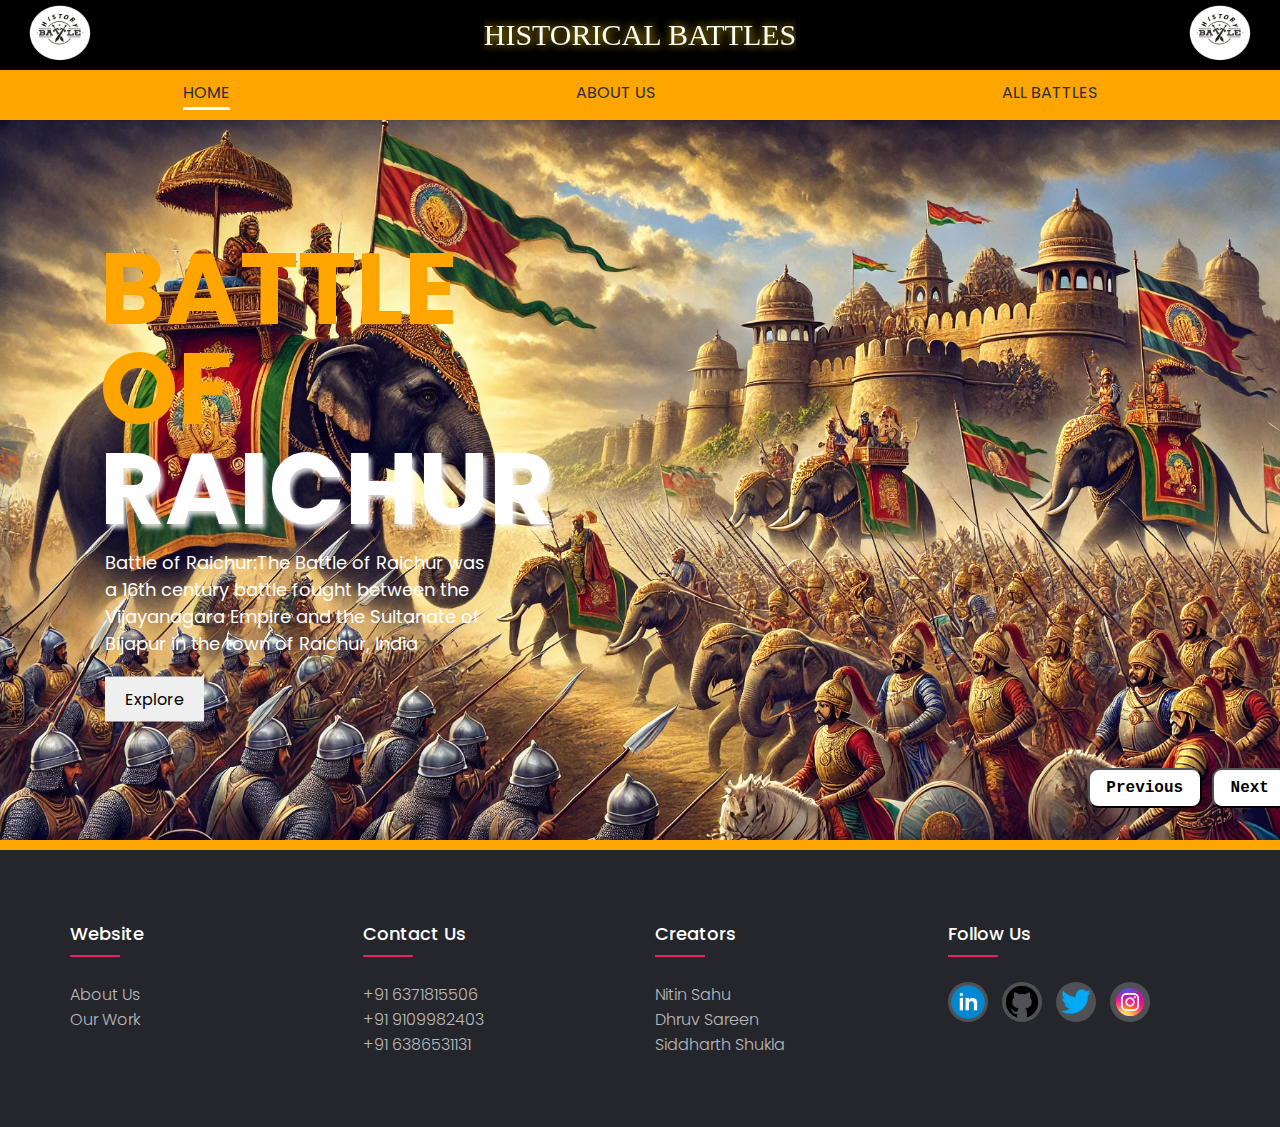
<file: index.html>
<!DOCTYPE html>
<html lang="en">
<head>
    <meta charset="UTF-8">
    <meta name="viewport" content="width=device-width, initial-scale=1.0">
    <title>History Battle</title>

    <link rel="stylesheet" href="home.css">

</head>
<body>
    <section class="line">
        <div class="logo"><img class="logobar" src="image-6.png" alt="" style="height: 100px; width: 100px;"></div>
        <main>HISTORICAL BATTLES</main>
        <div class="logo"><img class="logobar" src="image-6.png" alt="" style="height: 100px; width: 100px;"></div>
    </section>
    
    <header>

        <nav>
            <a href="#" class="active">HOME</a>
            <a href="AboutUs.html">ABOUT US</a>
            <a href="list.html">ALL BATTLES</a>
               
             
        </nav>

    </header>
    


    <div class="main">

        <div class="list">

            <div class="item" style="background-image: url(battle1.0webp.webp);">
                <div class="content">
                    <div class="title">BATTLE OF</div>
                    <div class="hed">PRATAPGARH</div>
                    <div class="para">Battle of Pratapgarh: The Battle of Pratapgarh was a military conflict that took place on November 10, 1659, between the Maratha forces and the Adilshahi troops</div>
                    <div class="btn">
                    <a href="d1.html"><button>Explore</button></a>
                       
                    </div>
                </div>
            </div>

            <div class="item" style="background-image: url(battle2.0webp.webp);">
                
                <div class="content">
                    <div class="title">BATTLE OF</div>
                    <div class="hed">RAICHUR</div>
                    <div class="para">Battle of Raichur:The Battle of Raichur was a 16th century battle fought between the Vijayanagara Empire and the Sultanate of Bijapur in the town of Raichur, India</div>
                    <div class="btn">
                        <a href="d2.html"><button>Explore</button></a>
                        
                    </div>
                </div>

            </div>

            <div class="item" style="background-image: url(battle3.0.webp);">
                <div class="content">
                    <div class="title">BATTLE OF</div>
                    <div class="hed">SARAIGHAT</div>
                    <div class="para">Battle of Saraighat: The Battle of Saraighat was a naval battle fought in 1671 between the Ahom Kingdom and the Mughal Empire.</div>
                    <div class="btn">
                        <a href="first.html"><button>Explore</button></a>
                    </div>
                </div>
            </div>

            <div class="item" style="background-image: url(kasrahada.jpg);">
                
                <div class="content">
                    <div class="title">BATTLE OF</div>
                    <div class="hed">KASAHRADA</div>
                    <div class="para">The Battle of Kasahrada (1197) was fought on 4 February 1197 between the Ghurid forces led by their slave-lieutenant Qutubuddin Aibak and the Rajput forces led by Chaulakya ruler Bhima II. It was fought in the present-day state of Rajasthan at Kasahrada, which is at foot of Mount Abu in the southern Aravali hills.</div>
                    <div class="btn">
                    <a href="second.html"><button>Explore</button></a>
                    </div>
                </div>

            </div>

            <div class="item" style="background-image: url(rajput2.webp);">
                
                <div class="content">
                    <div class="title">BATTLE OF</div>
                    <div class="hed" id="hed">Rajput Mugal War(1679-1707)</div>
                    <div class="para">Battle of Mughal-Rajput:The Mughal-Rajput wars were a series of battles between the Rajput Confederacy and the Mughal Empire. The conflicts originated with the invasion of northwestern India by the Mughal ruler Babur, to which the head of the Rajput confederacy, Rana Sanga, offered staunch resistance.The conflicts went on  sinnce 1526 for over 200 years, with the Mughals having the upper hand until the death of Aurangzeb in 1707.</div>
                    <div class="btn">
                    <a href="third.html"><button>Explore</button></a>
                    </div>
                </div>
            </div>
        </div>
        <div class="btun">
            <button style="width: 300px;" class="prev">Previous</button>
            <button class="next" style="width: 200px;">Next</button>
        </div>
        
    </div>
    <div class="br"></div>
    <footer class="footer">
        <div class="container">
            <div class="row">
                <div class="footer-col">
                    <h4>Website</h4>
                    <ul>
                        <li><a href="AboutUs.html">About us</a></li>
                        <li><a href="https://github.com/GitSid-glitch/Historical_Battles">our work</a></li>
                        
                    </ul>
                </div>
                <div class="footer-col">
                    <h4>Contact Us</h4>
                    <ul>
                        <li><a href="#">+91 6371815506</a></li>
                        <li><a href="#">+91 9109982403</a></li>
                        <li><a href="#">+91 6386531131</a></li>
                    </ul>
                </div>
                <div class="footer-col">
                    <h4>Creators</h4>
                    <ul>
                        <li><a href="#">Nitin sahu</a></li>
                        <li><a href="#">Dhruv sareen</a></li>
                        <li><a href="#">Siddharth shukla</a></li>
                        
                    </ul>
                </div>
                <div class="footer-col">
                    <h4>Follow us</h4>
                    <div class="social-links">
                        <a href="#"><img style="height: 40px; width: 40px;" src="icons8-linkedin-circled-48.png" alt=""></a>
                        <a href="https://github.com/GitSid-glitch/Historical_Battles"><img style="height: 40px; width: 40px; "  src="icons8-github-64.png" alt=""></a>
                        <a href="#"><img style="height: 40px; width: 40px;"  src="icons8-twitter-48.png" alt=""></a>
                        <a href="https://www.instagram.com/history_battle3/"><img style="height: 40px; width: 40px;"  src="icon4.png" alt=""></a>
                    </div>
                </div>
            </div>
        </div>
   </footer>
    
    <script src="home.js"></script>
</body>
</html>
</file>
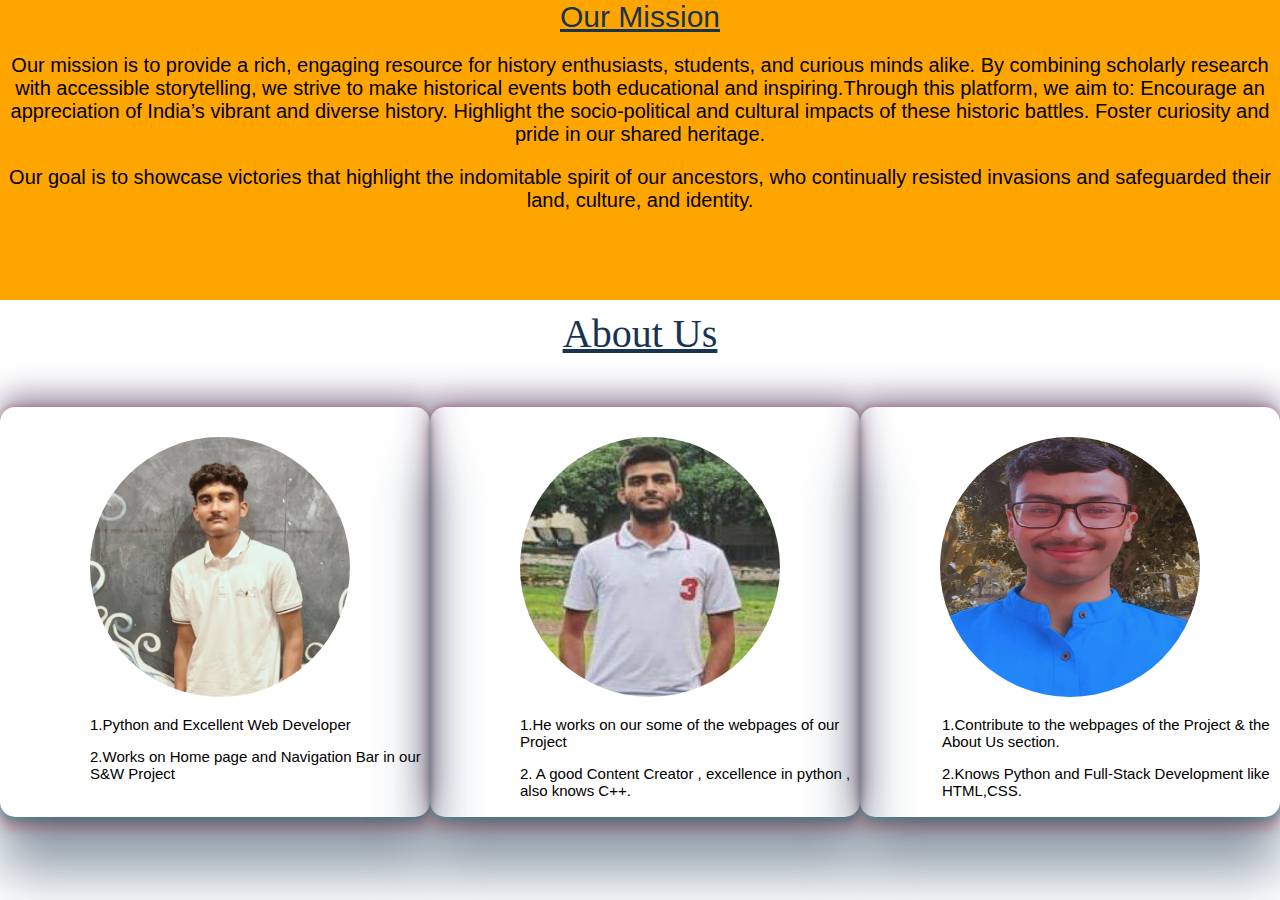
<file: AboutUs.html>
<!DOCTYPE html>
<html lang="en">
<head>
    <meta charset="UTF-8">
    <meta name="viewport" content="width=device-width, initial-scale=1.0">
    <title>About Us</title>
    <link rel="stylesheet" href="About.css">
</head>
<body>
    <div class="container">
        <div class="header">
            <h>Our Mission</h>
            <p>Our mission is to provide a rich, engaging resource for history enthusiasts, students, and curious minds alike. By combining scholarly research with accessible storytelling, we strive to make historical events both educational and inspiring.Through this platform, we aim to:
                Encourage an appreciation of India’s vibrant and diverse history.
                Highlight the socio-political and cultural impacts of these historic battles.
                Foster curiosity and pride in our shared heritage.</p>
            <p>Our goal is to showcase victories that highlight the indomitable spirit of our ancestors, who continually resisted invasions and safeguarded their land, culture, and identity.</p>
        </div>
        <div id="header2">
            <h >About Us</h>
        </div>

        <div class="i">
            <div class="desc1">
                <img class="nitin" src="Nitin.jpeg">
                <p>1.Python and Excellent Web Developer</p>
                <p>2.Works on Home page and Navigation Bar in our S&W Project</p>
                
            </div>


            <div class="desc2">
                <img class="siddharth" src="Siddharth.jpeg">
                <p>1.He works on our some of the webpages of our Project</p>
                <p>2. A good Content Creator , excellence in python , also knows C++.</p>
            </div>


            <div class="desc3">
                <img class="Dhruv" src="Dhruv.jpeg">
                <p>1.Contribute to the webpages of the Project & the About Us section.</p>
                <p>2.Knows Python and Full-Stack Development like HTML,CSS.</p>
            </div>
        </div>
    </div>
    
</body>
</html>
</file>
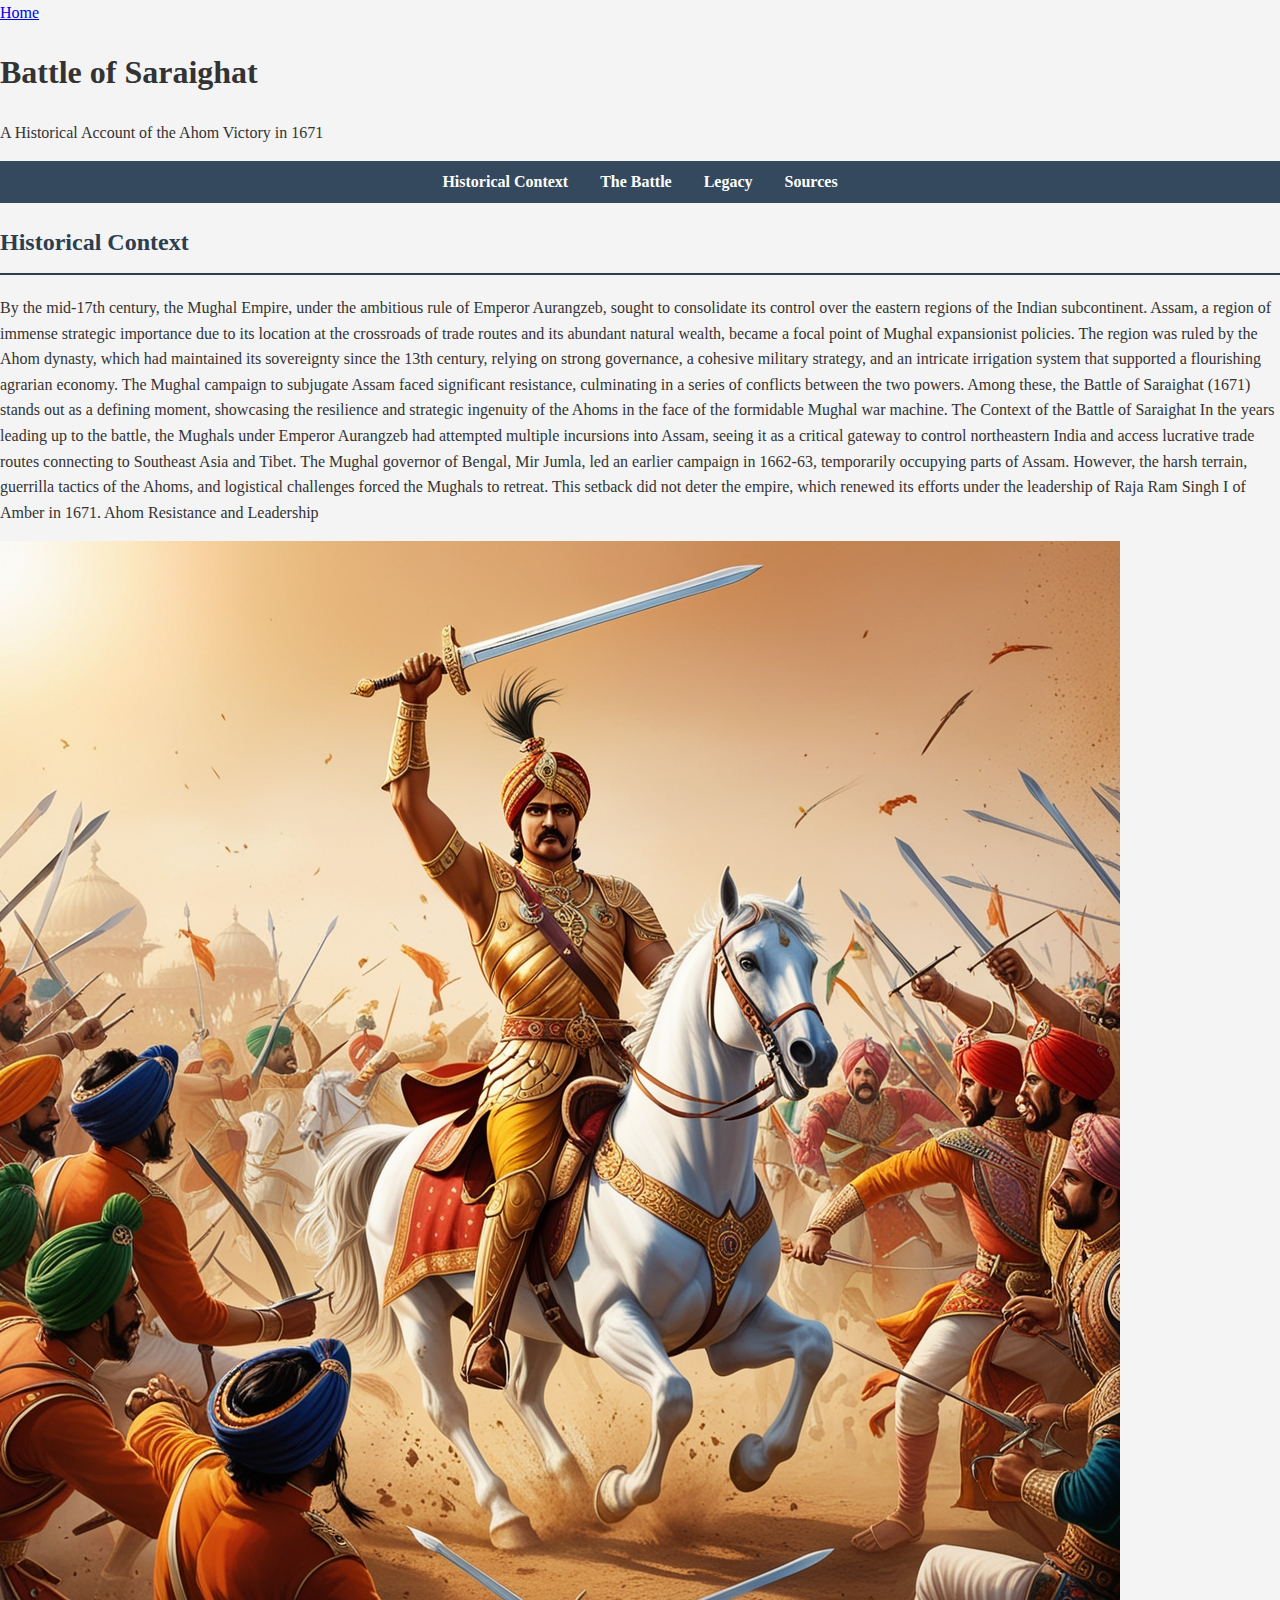
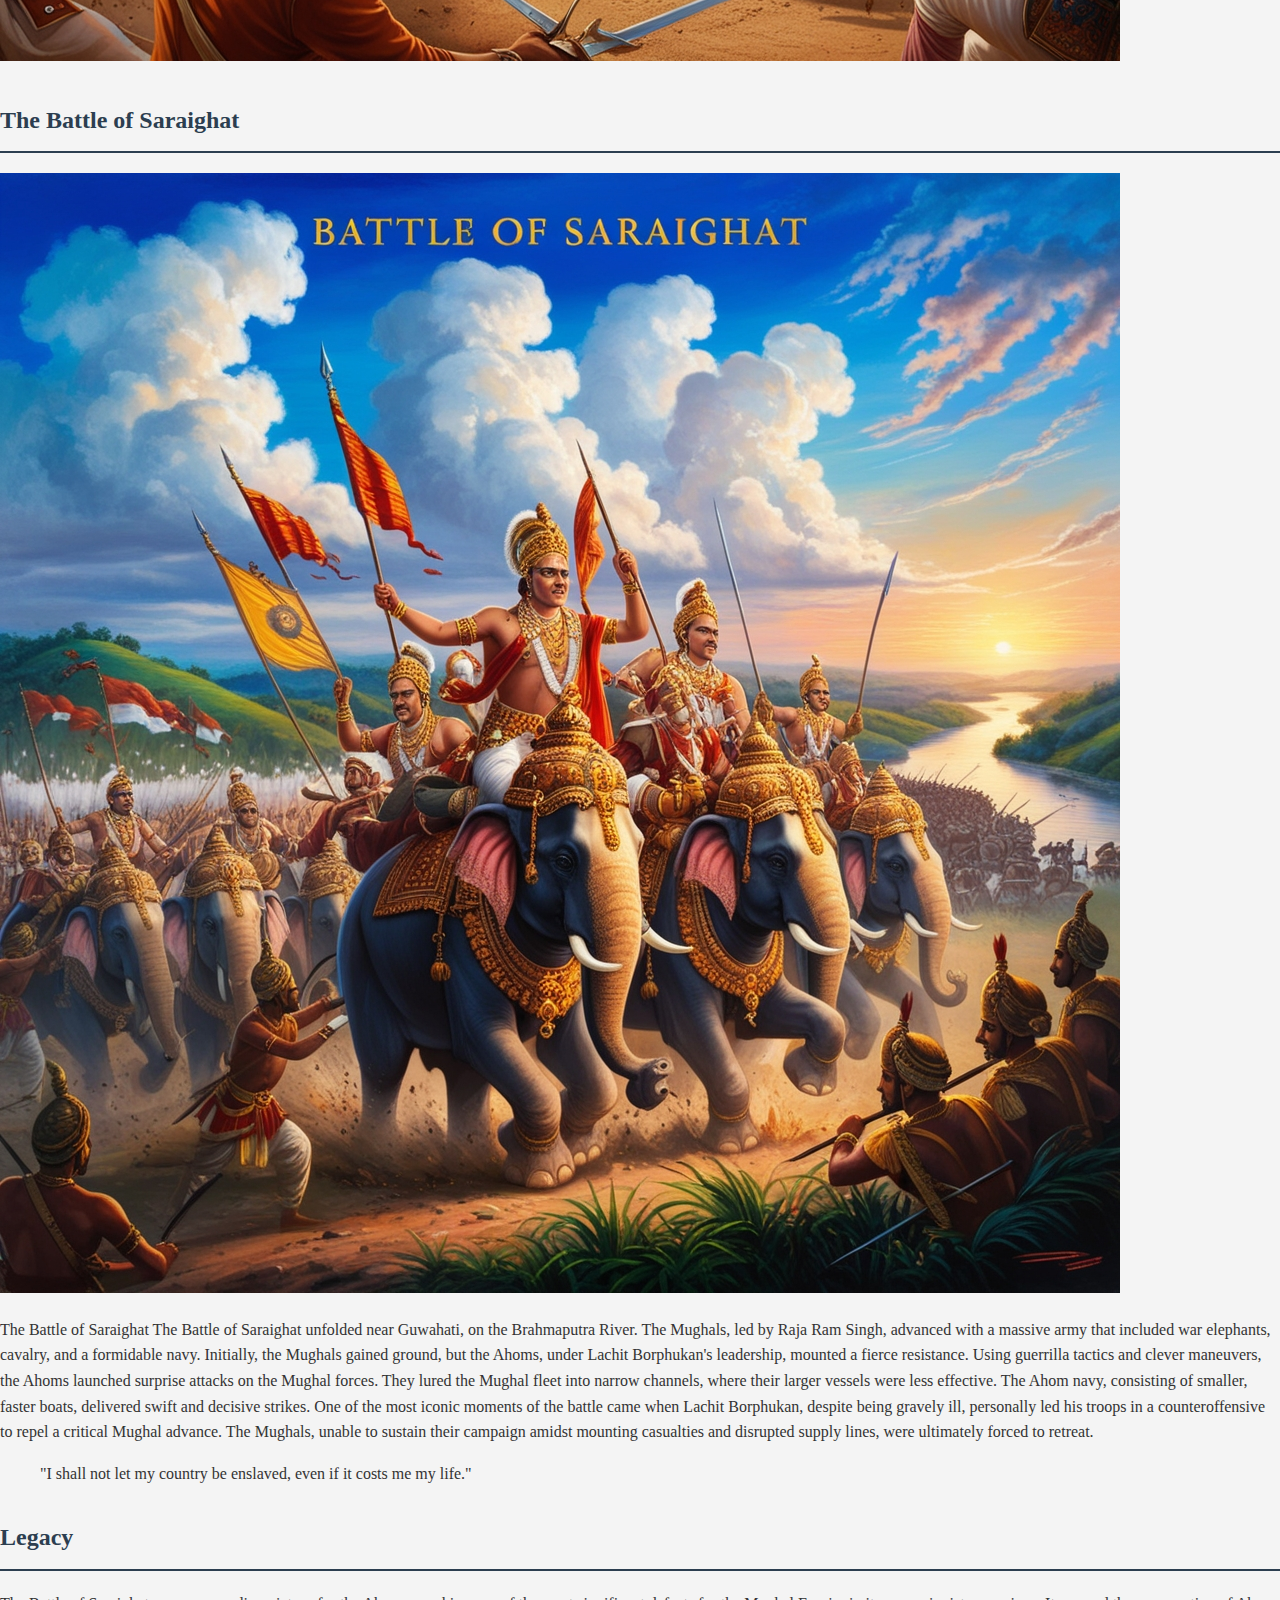
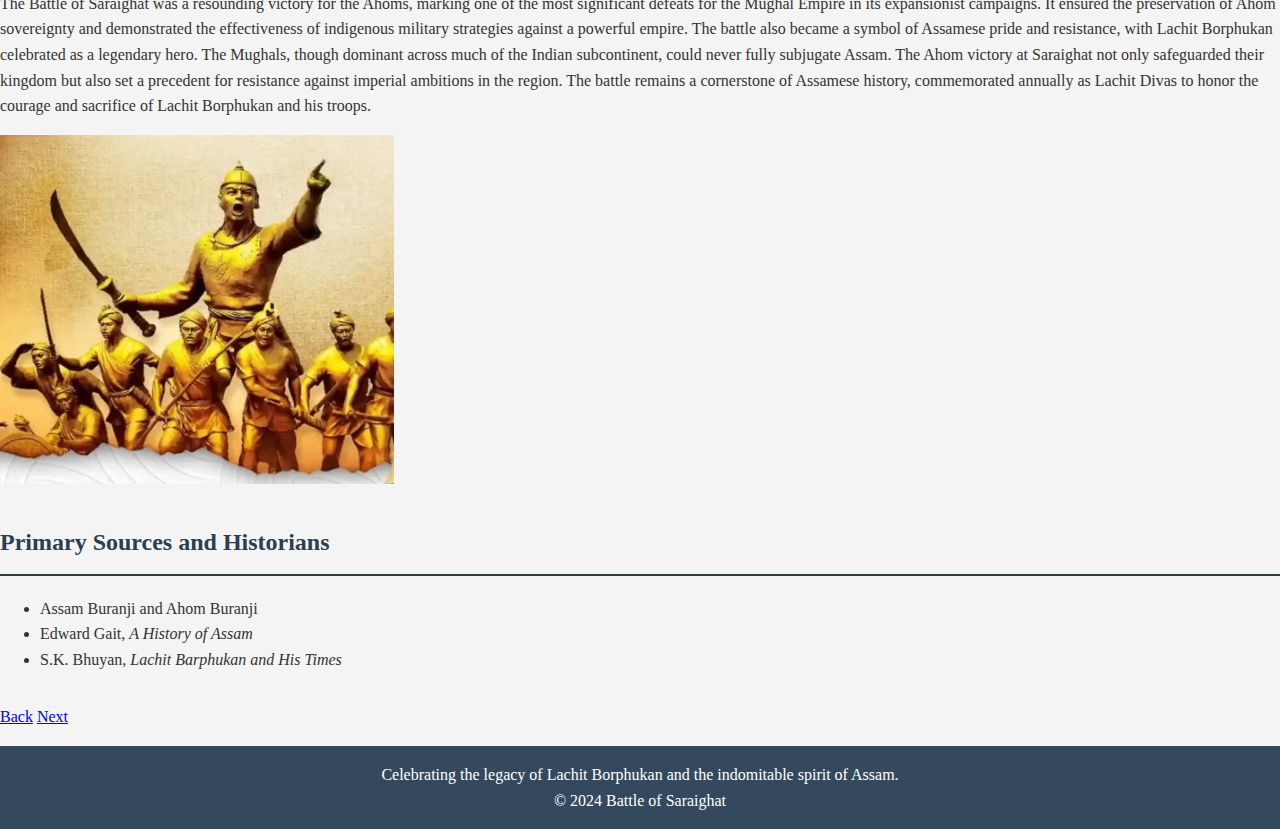
<file: first.html>
<!DOCTYPE html>
<html lang="en">
<head>
  <meta charset="UTF-8">
  <meta name="viewport" content="width=device-width, initial-scale=1.0">
  <title>Battle of Saraighat</title>
  <link rel="stylesheet" href="styles.css">
</head>
<body>
    <a href="index.html" class="home-button">Home</a>
  <!-- Header Section -->
  <header class="hero">
    <div class="hero-text">
      <h1>Battle of Saraighat</h1>
      <p>A Historical Account of the Ahom Victory in 1671</p>
    </div>
  </header>

  <!-- Navigation Bar -->
  <nav class="navbar">
    <ul>
      <li><a href="#context">Historical Context</a></li>
      <li><a href="#battle">The Battle</a></li>
      <li><a href="#legacy">Legacy</a></li>
      <li><a href="#sources">Sources</a></li>
    </ul>
  </nav>

  <!-- Historical Context Section -->
  <section id="context" class="section">
    <h2>Historical Context</h2>
    <div class="content">
      <div class="text">
        <p>
            By the mid-17th century, the Mughal Empire, under the ambitious rule of Emperor Aurangzeb, sought to consolidate its control over the eastern regions of the Indian subcontinent. Assam, a region of immense strategic importance due to its location at the crossroads of trade routes and its abundant natural wealth, became a focal point of Mughal expansionist policies. The region was ruled by the Ahom dynasty, which had maintained its sovereignty since the 13th century, relying on strong governance, a cohesive military strategy, and an intricate irrigation system that supported a flourishing agrarian economy.

            The Mughal campaign to subjugate Assam faced significant resistance, culminating in a series of conflicts between the two powers. Among these, the Battle of Saraighat (1671) stands out as a defining moment, showcasing the resilience and strategic ingenuity of the Ahoms in the face of the formidable Mughal war machine.
            
            The Context of the Battle of Saraighat
            In the years leading up to the battle, the Mughals under Emperor Aurangzeb had attempted multiple incursions into Assam, seeing it as a critical gateway to control northeastern India and access lucrative trade routes connecting to Southeast Asia and Tibet. The Mughal governor of Bengal, Mir Jumla, led an earlier campaign in 1662-63, temporarily occupying parts of Assam. However, the harsh terrain, guerrilla tactics of the Ahoms, and logistical challenges forced the Mughals to retreat. This setback did not deter the empire, which renewed its efforts under the leadership of Raja Ram Singh I of Amber in 1671.
            Ahom Resistance and Leadership

        </p>
      </div>
      <div class="image">
        <img src="war-placeholder.jpg" alt="War">
      </div>
    </div>
  </section>

  <!-- The Battle Section -->
  <section id="battle" class="section">
    <h2>The Battle of Saraighat</h2>
    <div class="content">
      <img class="full-width" src="battle-placeholder.jpg" alt="Battle of Saraighat">
      <div class="text">
        <p>
            The Battle of Saraighat
            The Battle of Saraighat unfolded near Guwahati, on the Brahmaputra River. The Mughals, led by Raja Ram Singh, advanced with a massive army that included war elephants, cavalry, and a formidable navy. Initially, the Mughals gained ground, but the Ahoms, under Lachit Borphukan's leadership, mounted a fierce resistance.
            
            Using guerrilla tactics and clever maneuvers, the Ahoms launched surprise attacks on the Mughal forces. They lured the Mughal fleet into narrow channels, where their larger vessels were less effective. The Ahom navy, consisting of smaller, faster boats, delivered swift and decisive strikes.
            
            One of the most iconic moments of the battle came when Lachit Borphukan, despite being gravely ill, personally led his troops in a counteroffensive to repel a critical Mughal advance. The Mughals, unable to sustain their campaign amidst mounting casualties and disrupted supply lines, were ultimately forced to retreat.
        </p>
        <blockquote>
          "I shall not let my country be enslaved, even if it costs me my life."
        </blockquote>
      </div>
    </div>
  </section>

  <!-- Legacy Section -->
  <section id="legacy" class="section">
    <h2>Legacy</h2>
    <p>
        The Battle of Saraighat was a resounding victory for the Ahoms, marking one of the most significant defeats for the Mughal Empire in its expansionist campaigns. It ensured the preservation of Ahom sovereignty and demonstrated the effectiveness of indigenous military strategies against a powerful empire. The battle also became a symbol of Assamese pride and resistance, with Lachit Borphukan celebrated as a legendary hero.
        The Mughals, though dominant across much of the Indian subcontinent, could never fully subjugate Assam. The Ahom victory at Saraighat not only safeguarded their kingdom but also set a precedent for resistance against imperial ambitions in the region. The battle remains a cornerstone of Assamese history, commemorated annually as Lachit Divas to honor the courage and sacrifice of Lachit Borphukan and his troops.        
    </p>
    <img src="lachit-statue.jpg" alt="Statue of Lachit Borphukan">
  </section>

  <!-- Sources Section -->
  <section id="sources" class="section">
    <h2>Primary Sources and Historians</h2>
    <ul>
      <li>Assam Buranji and Ahom Buranji</li>
      <li>Edward Gait, <em>A History of Assam</em></li>
      <li>S.K. Bhuyan, <em>Lachit Barphukan and His Times</em></li>
    </ul>
  </section>

  <div class="bottom-buttons">
    <a href="index.html" class="back-button">Back</a>
    <a href="d1.html" class="next-button">Next</a>
</div>

  <!-- Footer -->
  <footer class="footer">
    <p>Celebrating the legacy of Lachit Borphukan and the indomitable spirit of Assam.</p>
    <p>&copy; 2024 Battle of Saraighat</p>
  </footer>

  <script src="script.js"></script>
</body>
</html>
</file>
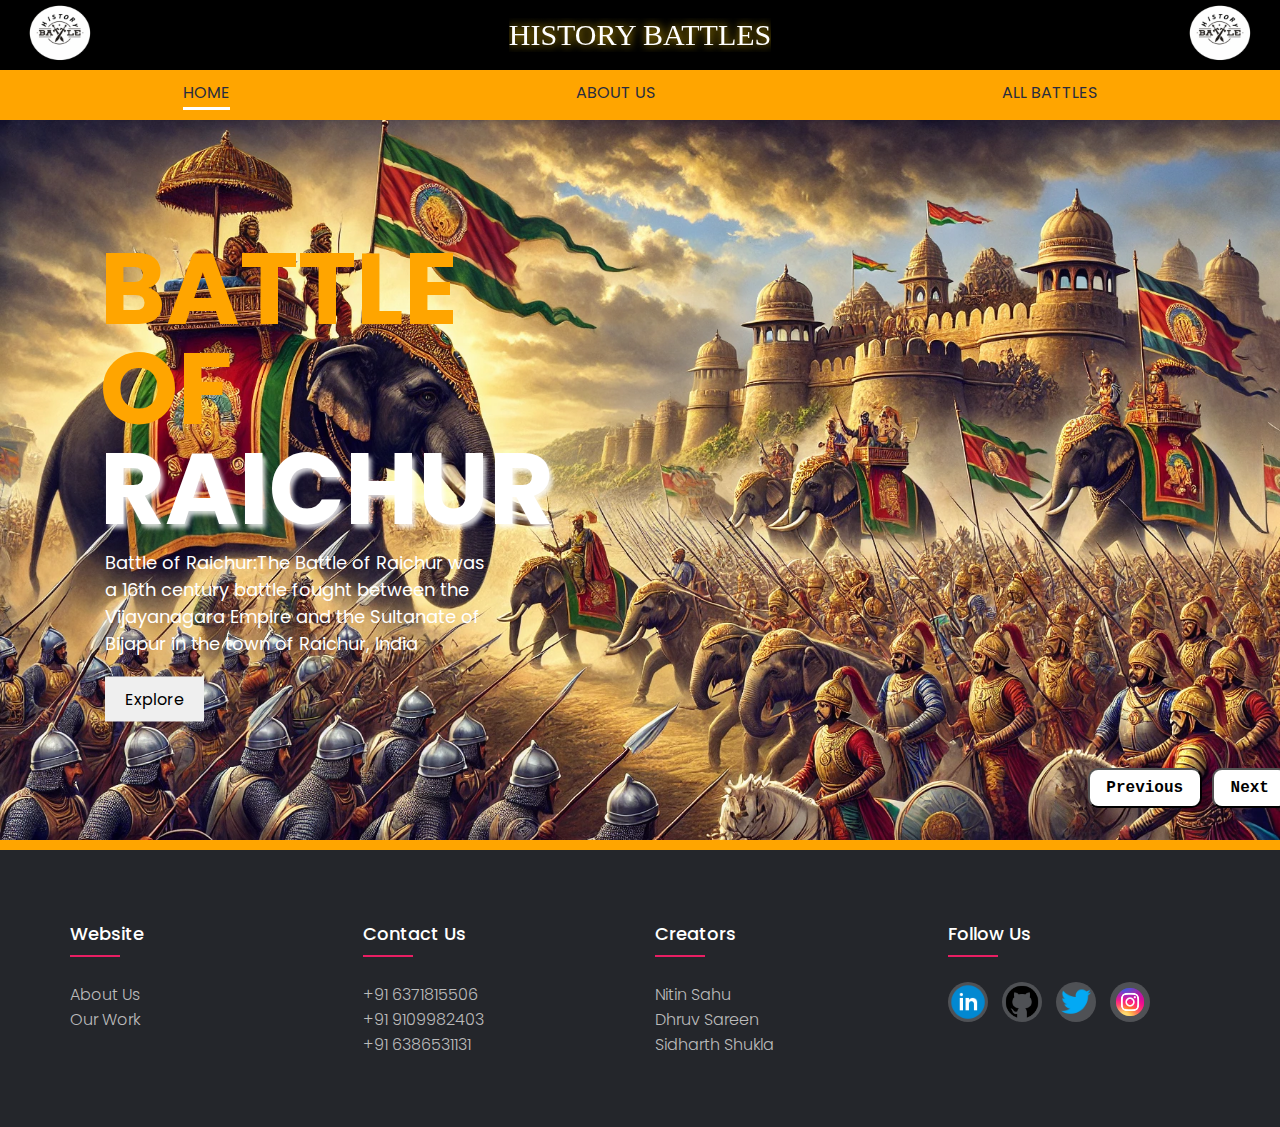
<file: home.html>
<!DOCTYPE html>
<html lang="en">
<head>
    <meta charset="UTF-8">
    <meta name="viewport" content="width=device-width, initial-scale=1.0">
    <title>History Battle</title>

    <link rel="stylesheet" href="home.css">

</head>
<body>
    <section class="line">
        <div class="logo"><img class="logobar" src="image-6.png" alt="" style="height: 100px; width: 100px;"></div>
        <main>HISTORY BATTLES</main>
        <div class="logo"><img class="logobar" src="image-6.png" alt="" style="height: 100px; width: 100px;"></div>
    </section>
    
    <header>

        <nav>
            <a href="#" class="active">HOME</a>
            <a href="AboutUs.html">ABOUT US</a>
            <a href="list.html">ALL BATTLES</a>
               
             
        </nav>

    </header>
    


    <div class="main">

        <div class="list">

            <div class="item" style="background-image: url(battle1.0webp.webp);">
                <div class="content">
                    <div class="title">BATTLE OF</div>
                    <div class="hed">PRATAPGARH</div>
                    <div class="para">Battle of Pratapgarh: The Battle of Pratapgarh was a military conflict that took place on November 10, 1659, between the Maratha forces and the Adilshahi troops</div>
                    <div class="btn">
                    <a href="index.html"><button>Explore</button></a>
                       
                    </div>
                </div>
            </div>

            <div class="item" style="background-image: url(battle2.0webp.webp);">
                
                <div class="content">
                    <div class="title">BATTLE OF</div>
                    <div class="hed">RAICHUR</div>
                    <div class="para">Battle of Raichur:The Battle of Raichur was a 16th century battle fought between the Vijayanagara Empire and the Sultanate of Bijapur in the town of Raichur, India</div>
                    <div class="btn">
                        <a href="index1.html"><button>Explore</button></a>
                        
                    </div>
                </div>

            </div>

            <div class="item" style="background-image: url(battle3.0.webp);">
                <div class="content">
                    <div class="title">BATTLE OF</div>
                    <div class="hed">SARAIGHAT</div>
                    <div class="para">Battle of Saraighat: The Battle of Saraighat was a naval battle fought in 1671 between the Ahom Kingdom and the Mughal Empire.</div>
                    <div class="btn">
                        <a href="Sarai.html"><button>Explore</button></a>
                    </div>
                </div>
            </div>

            <div class="item" style="background-image: url(kasrahada.jpg);">
                
                <div class="content">
                    <div class="title">BATTLE OF</div>
                    <div class="hed">KASAHRADA</div>
                    <div class="para">The Battle of Kasahrada (1197) was fought on 4 February 1197 between the Ghurid forces led by their slave-lieutenant Qutubuddin Aibak and the Rajput forces led by Chaulakya ruler Bhima II. It was fought in the present-day state of Rajasthan at Kasahrada, which is at foot of Mount Abu in the southern Aravali hills.</div>
                    <div class="btn">
                    <a href="Kasar.html"><button>Explore</button></a>
                    </div>
                </div>

            </div>

            <div class="item" style="background-image: url(rajput2.webp);">
                
                <div class="content">
                    <div class="title">BATTLE OF</div>
                    <div class="hed" id="hed">Rajput Mugal War(1679-1707)</div>
                    <div class="para">Battle of Mughal-Rajput:The Mughal-Rajput wars were a series of battles between the Rajput Confederacy and the Mughal Empire. The conflicts originated with the invasion of northwestern India by the Mughal ruler Babur, to which the head of the Rajput confederacy, Rana Sanga, offered staunch resistance.The conflicts went on  sinnce 1526 for over 200 years, with the Mughals having the upper hand until the death of Aurangzeb in 1707.</div>
                    <div class="btn">
                    <a href="Raj.html"><button>Explore</button></a>
                    </div>
                </div>
            </div>
        </div>
        <div class="btun">
            <button style="width: 300px;" class="prev">Previous</button>
            <button class="next" style="width: 200px;">Next</button>
        </div>
        
    </div>
    <div class="br"></div>
    <footer class="footer">
        <div class="container">
            <div class="row">
                <div class="footer-col">
                    <h4>Website</h4>
                    <ul>
                        <li><a href="AboutUs.html">About us</a></li>
                        <li><a href="https://github.com/GitSid-glitch/Historical_Battles">our work</a></li>
                        
                    </ul>
                </div>
                <div class="footer-col">
                    <h4>Contact Us</h4>
                    <ul>
                        <li><a href="#">+91 6371815506</a></li>
                        <li><a href="#">+91 9109982403</a></li>
                        <li><a href="#">+91 6386531131</a></li>
                    </ul>
                </div>
                <div class="footer-col">
                    <h4>Creators</h4>
                    <ul>
                        <li><a href="#">Nitin sahu</a></li>
                        <li><a href="#">Dhruv sareen</a></li>
                        <li><a href="#">Sidharth shukla</a></li>
                        
                    </ul>
                </div>
                <div class="footer-col">
                    <h4>Follow us</h4>
                    <div class="social-links">
                        <a href="#"><img style="height: 40px; width: 40px;" src="icons8-linkedin-circled-48.png" alt=""></a>
                        <a href="https://github.com/GitSid-glitch/Historical_Battles"><img style="height: 40px; width: 40px; "  src="icons8-github-64.png" alt=""></a>
                        <a href="#"><img style="height: 40px; width: 40px;"  src="icons8-twitter-48.png" alt=""></a>
                        <a href="https://www.instagram.com/history_battle3/"><img style="height: 40px; width: 40px;"  src="icon4.png" alt=""></a>
                    </div>
                </div>
            </div>
        </div>
   </footer>
    
    <script src="home.js"></script>
</body>
</html>
</file>
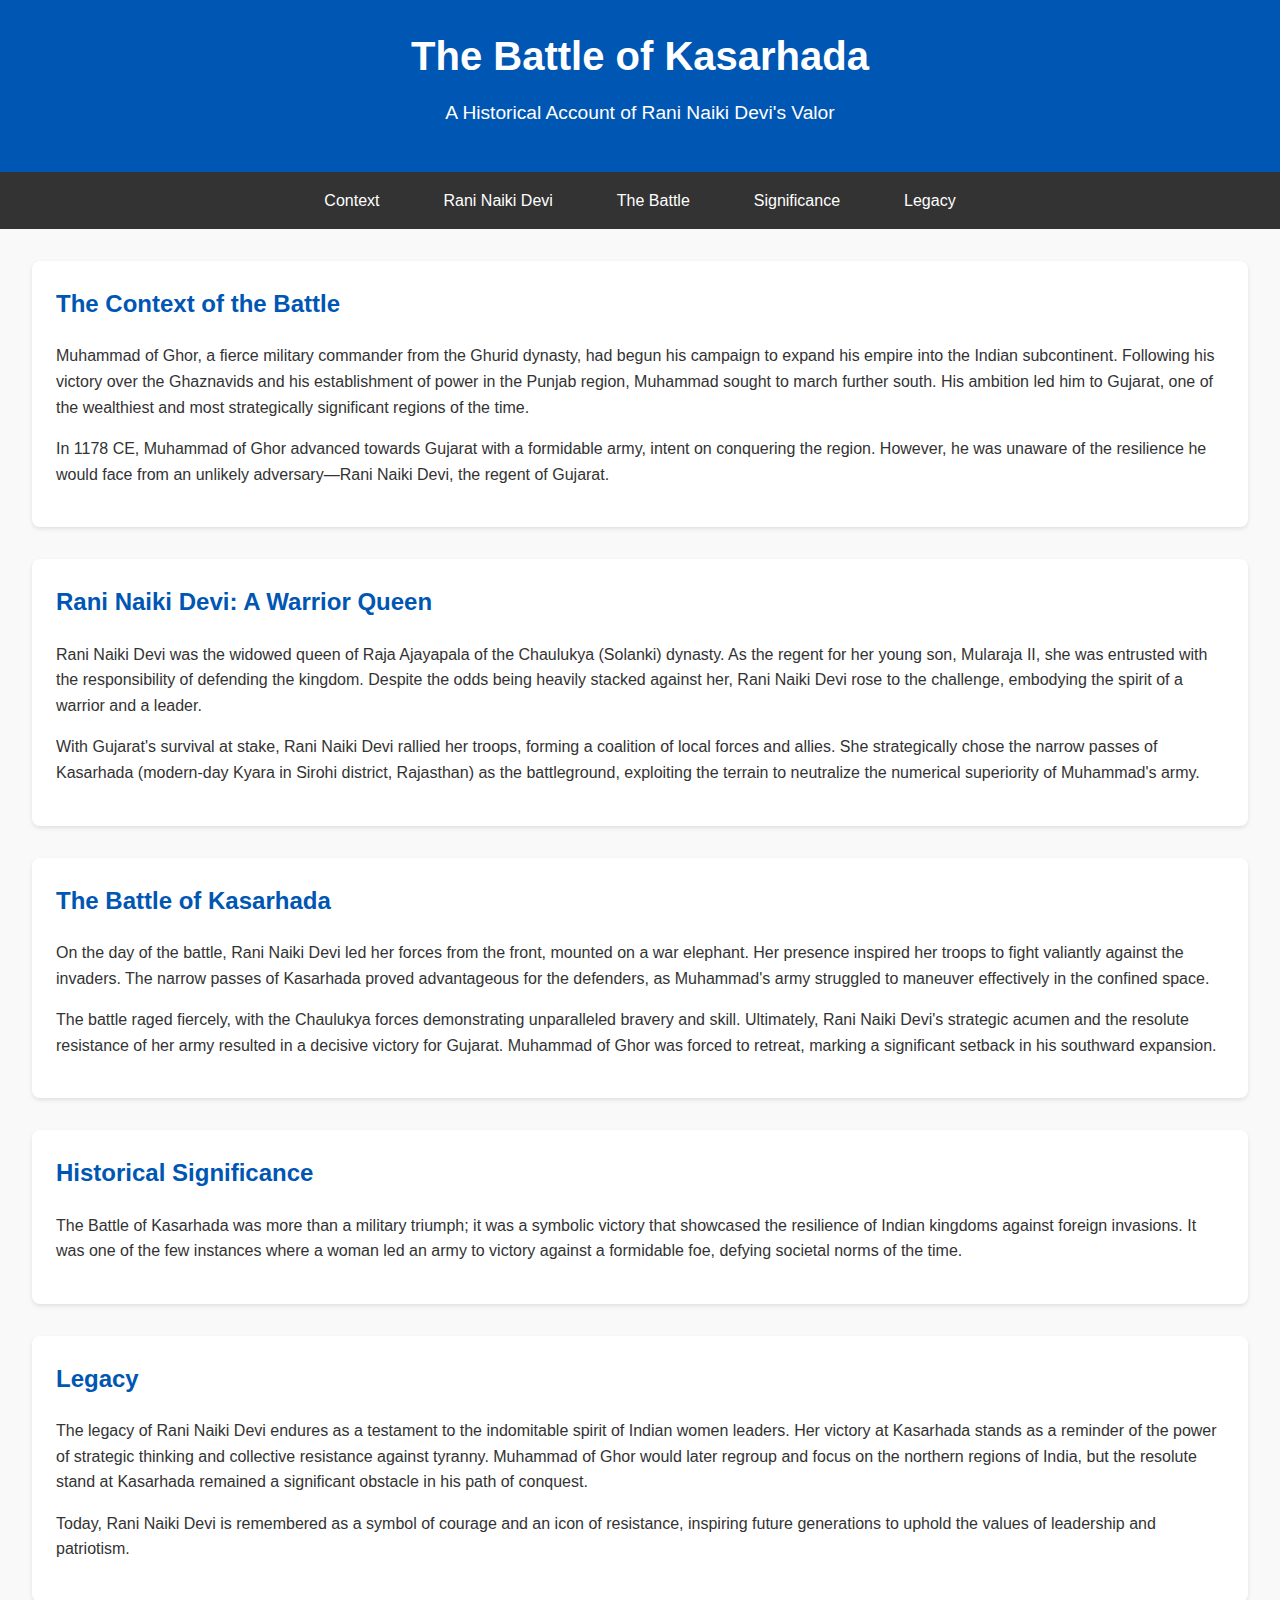
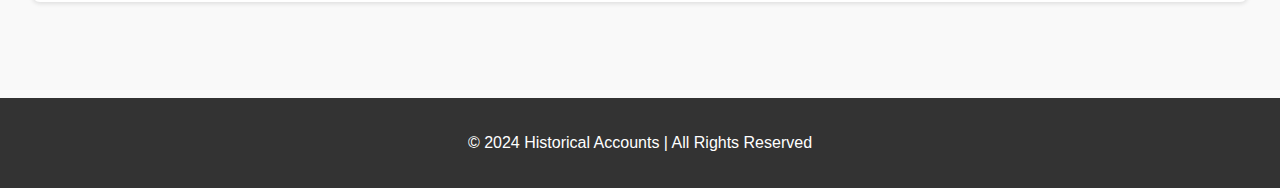
<file: Kasar.html>
<!DOCTYPE html>
<html lang="en">
<head>
    <meta charset="UTF-8">
    <meta name="viewport" content="width=device-width, initial-scale=1.0">
    <title>The Battle of Kasarhada</title>
    <link rel="stylesheet" href="Kasar.css">
    <script src="Kasar.js" defer></script>
<body>
    <header>
        <div class="container">
            <h1>The Battle of Kasarhada</h1>
            <p>A Historical Account of Rani Naiki Devi's Valor</p>
        </div>
    </header>
    <nav>
        <div class="container">
            <a href="#context">Context</a>
            <a href="#rani-naiki-devi">Rani Naiki Devi</a>
            <a href="#battle">The Battle</a>
            <a href="#significance">Significance</a>
            <a href="#legacy">Legacy</a>
        </div>
    </nav>
    <main>
        <section id="context">
            <h2>The Context of the Battle</h2>
            <p>Muhammad of Ghor, a fierce military commander from the Ghurid dynasty, had begun his campaign to expand his empire into the Indian subcontinent. Following his victory over the Ghaznavids and his establishment of power in the Punjab region, Muhammad sought to march further south. His ambition led him to Gujarat, one of the wealthiest and most strategically significant regions of the time.</p>
            <p>In 1178 CE, Muhammad of Ghor advanced towards Gujarat with a formidable army, intent on conquering the region. However, he was unaware of the resilience he would face from an unlikely adversary—Rani Naiki Devi, the regent of Gujarat.</p>
        </section>
        <section id="rani-naiki-devi">
            <h2>Rani Naiki Devi: A Warrior Queen</h2>
            <p>Rani Naiki Devi was the widowed queen of Raja Ajayapala of the Chaulukya (Solanki) dynasty. As the regent for her young son, Mularaja II, she was entrusted with the responsibility of defending the kingdom. Despite the odds being heavily stacked against her, Rani Naiki Devi rose to the challenge, embodying the spirit of a warrior and a leader.</p>
            <p>With Gujarat's survival at stake, Rani Naiki Devi rallied her troops, forming a coalition of local forces and allies. She strategically chose the narrow passes of Kasarhada (modern-day Kyara in Sirohi district, Rajasthan) as the battleground, exploiting the terrain to neutralize the numerical superiority of Muhammad's army.</p>
        </section>
        <section id="battle">
            <h2>The Battle of Kasarhada</h2>
            <p>On the day of the battle, Rani Naiki Devi led her forces from the front, mounted on a war elephant. Her presence inspired her troops to fight valiantly against the invaders. The narrow passes of Kasarhada proved advantageous for the defenders, as Muhammad's army struggled to maneuver effectively in the confined space.</p>
            <p>The battle raged fiercely, with the Chaulukya forces demonstrating unparalleled bravery and skill. Ultimately, Rani Naiki Devi's strategic acumen and the resolute resistance of her army resulted in a decisive victory for Gujarat. Muhammad of Ghor was forced to retreat, marking a significant setback in his southward expansion.</p>
        </section>
        <section id="significance">
            <h2>Historical Significance</h2>
            <p>The Battle of Kasarhada was more than a military triumph; it was a symbolic victory that showcased the resilience of Indian kingdoms against foreign invasions. It was one of the few instances where a woman led an army to victory against a formidable foe, defying societal norms of the time.</p>
        </section>
        <section id="legacy">
            <h2>Legacy</h2>
            <p>The legacy of Rani Naiki Devi endures as a testament to the indomitable spirit of Indian women leaders. Her victory at Kasarhada stands as a reminder of the power of strategic thinking and collective resistance against tyranny. Muhammad of Ghor would later regroup and focus on the northern regions of India, but the resolute stand at Kasarhada remained a significant obstacle in his path of conquest.</p>
            <p>Today, Rani Naiki Devi is remembered as a symbol of courage and an icon of resistance, inspiring future generations to uphold the values of leadership and patriotism.</p>
        </section>
    </main>
    <footer>
        <div class="container">
            <p>&copy; 2024 Historical Accounts | All Rights Reserved</p>
        </div>
    </footer>
</body>
</html>
</file>
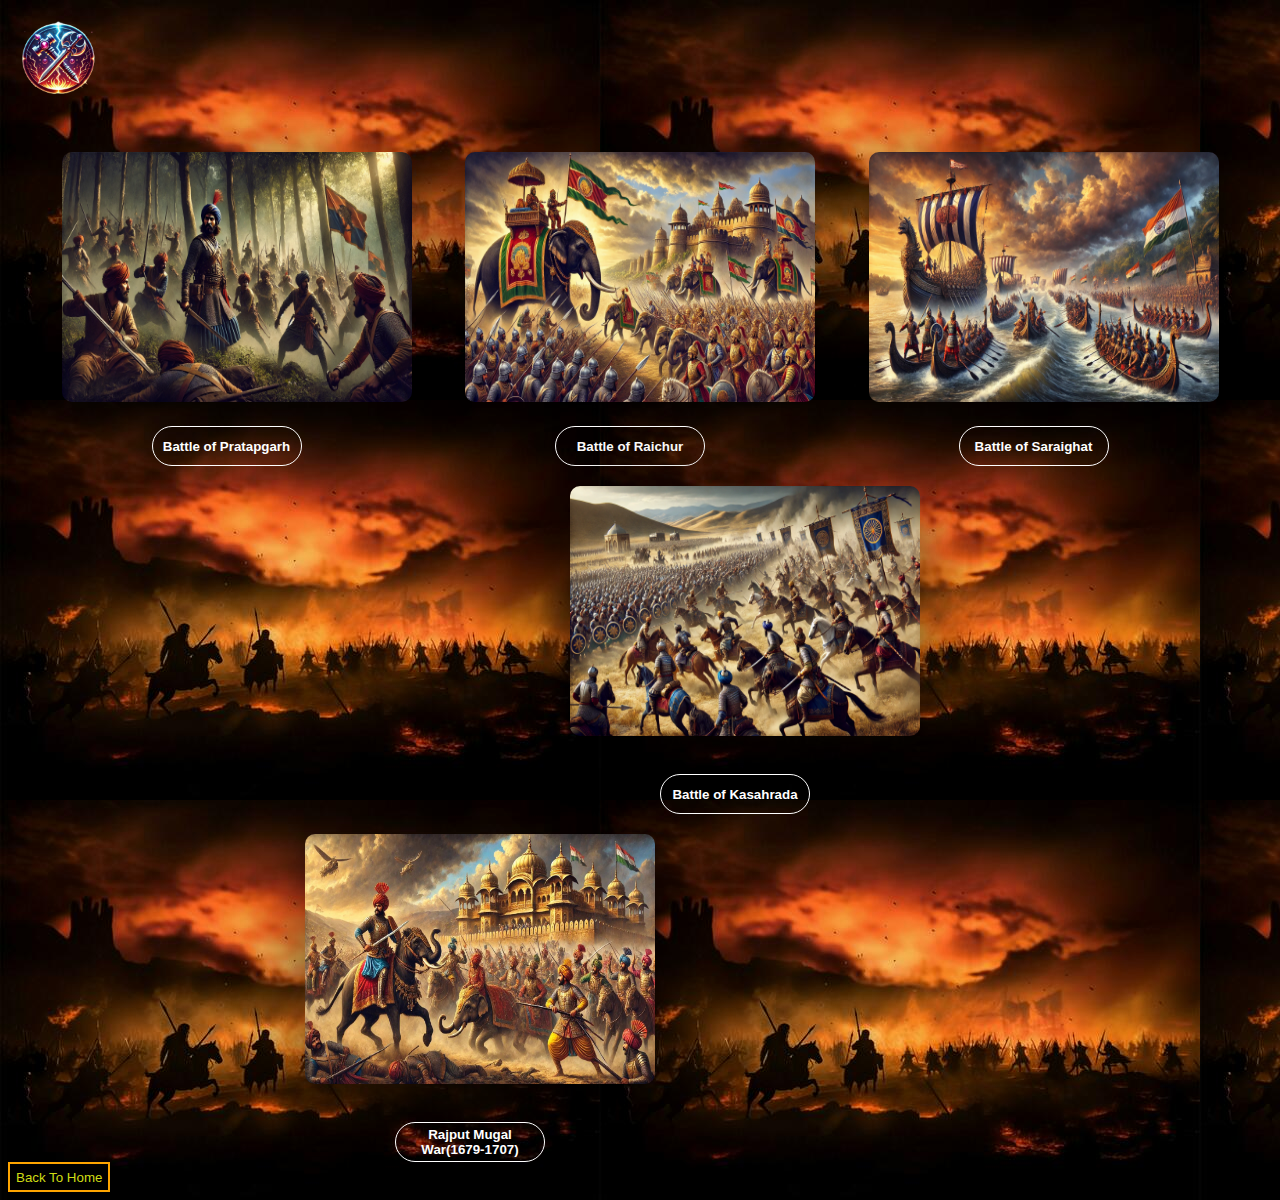
<file: list.html>
<!DOCTYPE html>
<html lang="en">
<head>
    <meta charset="UTF-8">
    <meta name="viewport" content="width=device-width, initial-scale=1.0">
    <title>Document</title>
    <link rel="stylesheet" href="list.css">
</head>
<body>
    <div class="logo">
        <img src="sword(1).png" class="inlogo" >
    </div>
    <div class="container">

        <div id="png-1" class="png-1">
            <img src="battle1.0webp.webp" style=" width:350px; height: 250px;" class="png-img"><br>
            <a href="d1.html"><button class="name">Battle of Pratapgarh</button></a>
        </div>

        <div id="png-2" class="png-1">
            <img src="battle2.0webp.webp" style=" width:350px; height: 250px;" class="png-img"><br>
            <a href="d2.html"><button class="name">Battle of Raichur</button></a>
        </div>

        <div id="png-3" class="png-1">
            <img src="battle3.0.webp"style=" width:350px; height: 250px;" class="png-img"><br>
            <a href="first.html"><button class="name">Battle of Saraighat </button></a>
        </div>

        <div id="png-4" class="png-1">
            <img src="kasahrada2.webp" style=" width:350px; height: 250px;" class="png-img"><br>
            <a href="second.html"><button class="name">Battle of Kasahrada</button></a>
        </div>

        <div id="png-5" class="png-1">
            <img src="rajput.jpeg" style=" width:350px; height: 250px;" class="png-img"><br>
            <a href="third.html"><button class="name">Rajput Mugal War(1679-1707)</button></a>
        </div>
    </div>
    <div class="ret">
        <a href="index.html"><button class="retu">Back To Home</button></a>
    </div>
</body>
</html>
</file>
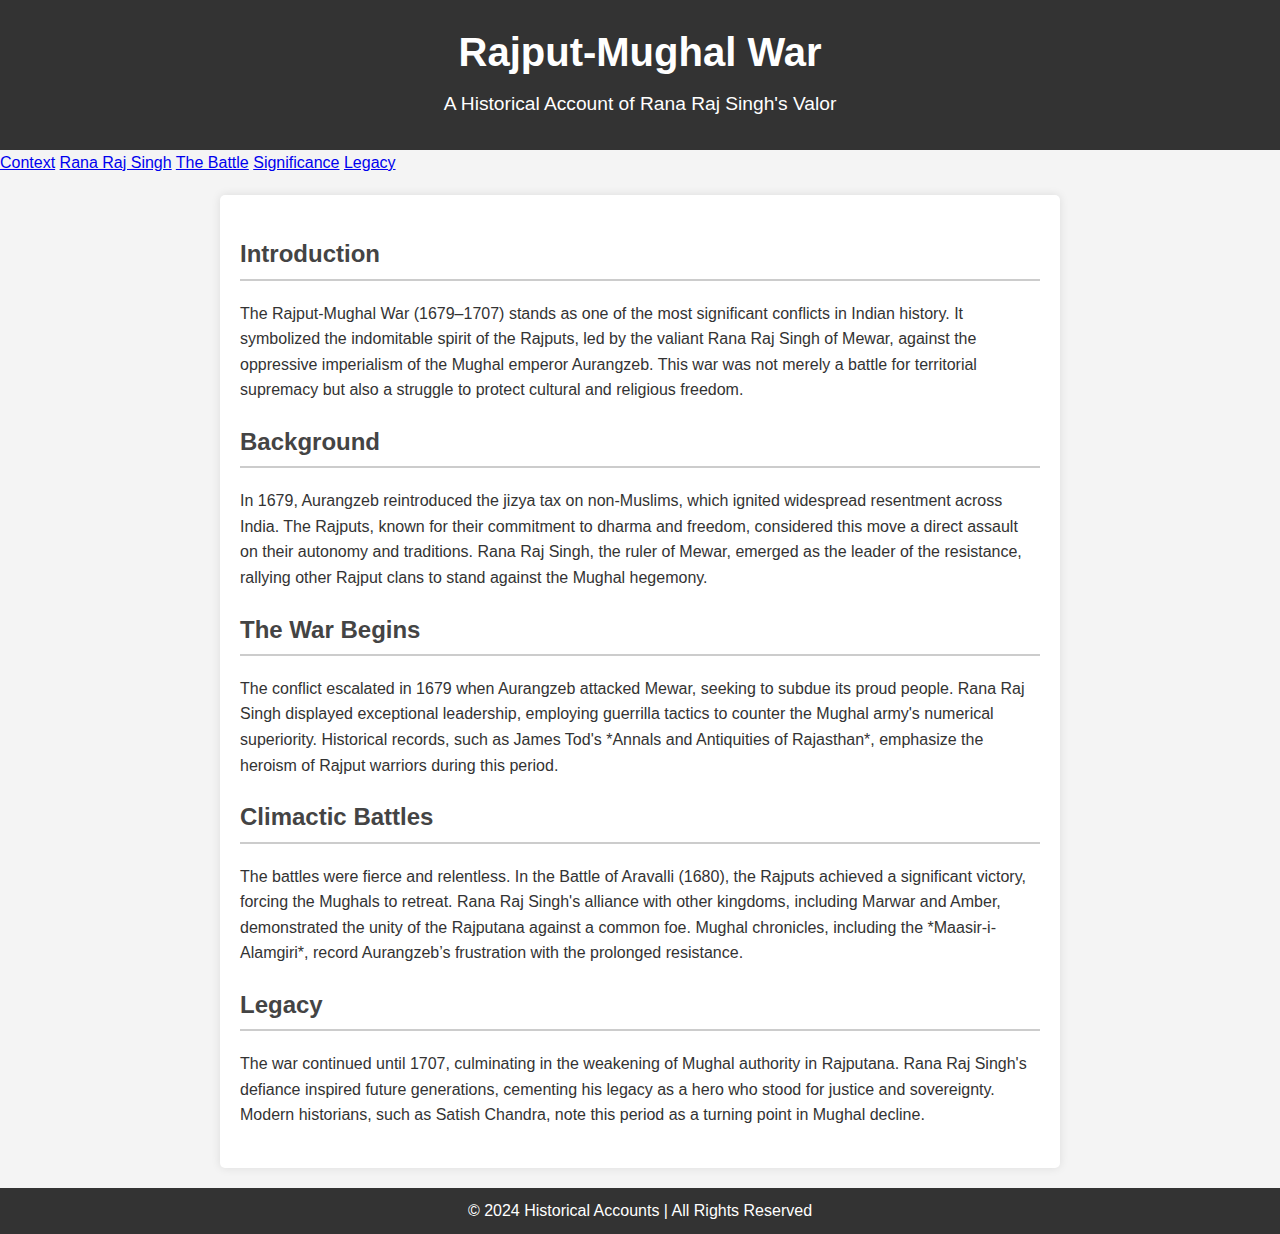
<file: Raj.html>
<!DOCTYPE html>
<html lang="en">
<head>
    <meta charset="UTF-8">
    <meta name="viewport" content="width=device-width, initial-scale=1.0">
    <title>Rajput-Mughal War</title>
    <link rel="stylesheet" href="Raj.css">
    <script src="Raj.js" defer></script>
<body>
    <header>
        <div class="container">
            <h1>Rajput-Mughal War</h1>
            <p>A Historical Account of Rana Raj Singh's Valor</p>
        </div>
    </header>
    <nav>
        <div class="container">
            <a href="#context">Context</a>
            <a href="war">Rana Raj Singh</a>
            <a href="#rana-raj-singh">The Battle</a>
            <a href="#significance">Significance</a>
            <a href="#legacy">Legacy</a>
        </div>
    </nav>
    <main>
        <section id="context">
            <h2>Introduction</h2>
            <p>The Rajput-Mughal War (1679–1707) stands as one of the most significant conflicts in Indian history. It symbolized the indomitable spirit of the Rajputs, led by the valiant Rana Raj Singh of Mewar, against the oppressive imperialism of the Mughal emperor Aurangzeb. This war was not merely a battle for territorial supremacy but also a struggle to protect cultural and religious freedom.</p>
        </section>
        <section id="war">
            <h2>Background</h2>
            <p>In 1679, Aurangzeb reintroduced the jizya tax on non-Muslims, which ignited widespread resentment across India. The Rajputs, known for their commitment to dharma and freedom, considered this move a direct assault on their autonomy and traditions. Rana Raj Singh, the ruler of Mewar, emerged as the leader of the resistance, rallying other Rajput clans to stand against the Mughal hegemony.</p>
        </section>
        <section id="rana-raj-singh">
            <h2>The War Begins</h2>
            <p>The conflict escalated in 1679 when Aurangzeb attacked Mewar, seeking to subdue its proud people. Rana Raj Singh displayed exceptional leadership, employing guerrilla tactics to counter the Mughal army's numerical superiority. Historical records, such as James Tod's *Annals and Antiquities of Rajasthan*, emphasize the heroism of Rajput warriors during this period.</p>
        </section>
        <section id="significance">
            <h2>Climactic Battles</h2>
            <p>The battles were fierce and relentless. In the Battle of Aravalli (1680), the Rajputs achieved a significant victory, forcing the Mughals to retreat. Rana Raj Singh's alliance with other kingdoms, including Marwar and Amber, demonstrated the unity of the Rajputana against a common foe. Mughal chronicles, including the *Maasir-i-Alamgiri*, record Aurangzeb’s frustration with the prolonged resistance.</p>
        </section>
        <section id="legacy">
            <h2>Legacy</h2>
            <p>The war continued until 1707, culminating in the weakening of Mughal authority in Rajputana. Rana Raj Singh's defiance inspired future generations, cementing his legacy as a hero who stood for justice and sovereignty. Modern historians, such as Satish Chandra, note this period as a turning point in Mughal decline.</p>
        </section>
    </main>
    <footer>
        <div class="container">
            <p>&copy; 2024 Historical Accounts | All Rights Reserved</p>
        </div>
    </footer>
</body>
</html>
</file>
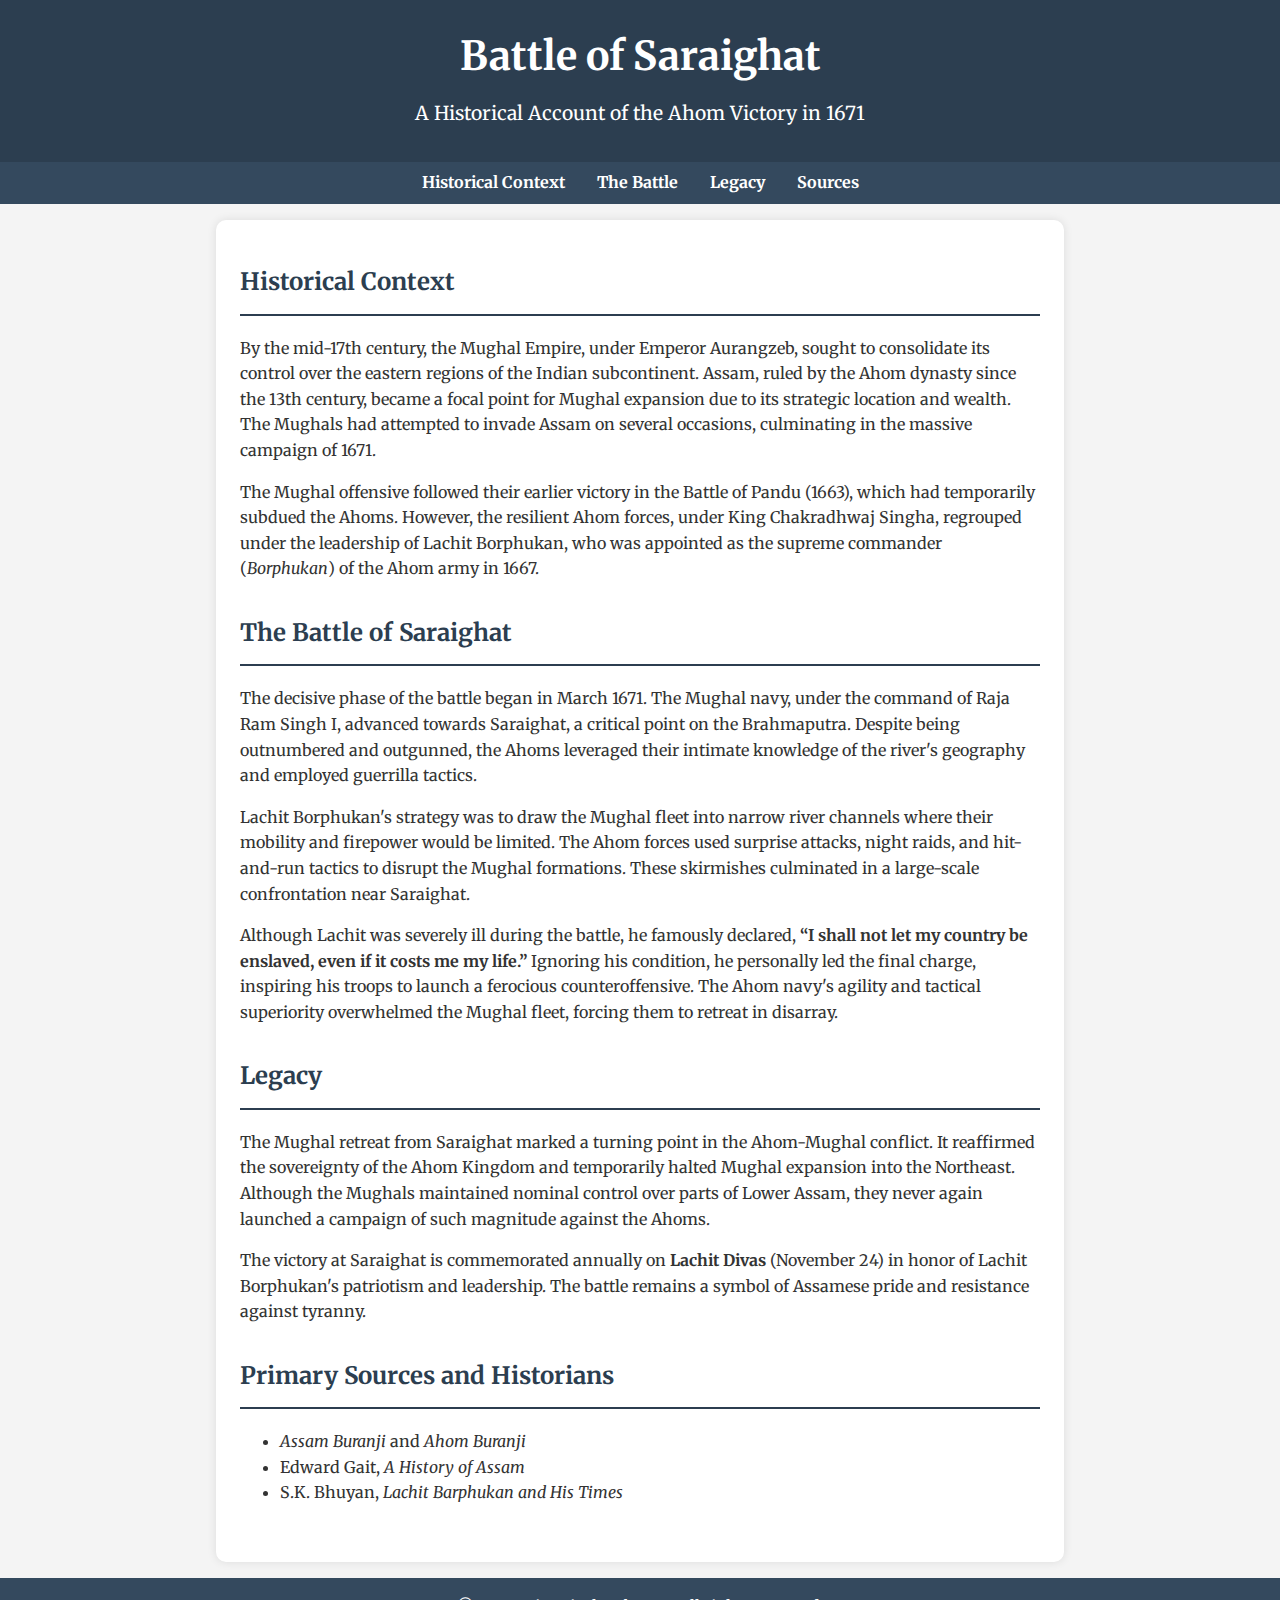
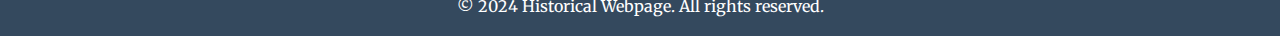
<file: Sarai.html>
<!DOCTYPE html>
<html lang="en">
<head>
    <meta charset="UTF-8">
    <meta name="viewport" content="width=device-width, initial-scale=1.0">
    <meta name="description" content="The historical account of the Battle of Saraighat, highlighting Lachit Borphukan's heroic leadership against the Mughal Empire in 1671.">
    <meta name="keywords" content="Battle of Saraighat, Lachit Borphukan, Assam history, Ahom Kingdom, Mughal Empire">
    <meta name="author" content="Historical Webpage">
    <title>Battle of Saraighat - 1671</title>
    <link rel="stylesheet" href="styles.css">
    <script src="script.js" defer></script>
    <link href="https://fonts.googleapis.com/css2?family=Merriweather:wght@300;700&display=swap" rel="stylesheet">
</head>
<body>
    <header class="header">
        <h1>Battle of Saraighat</h1>
        <p>A Historical Account of the Ahom Victory in 1671</p>
    </header>
    <nav class="navbar">
        <ul>
            <li><a href="#context">Historical Context</a></li>
            <li><a href="#battle">The Battle</a></li>
            <li><a href="#legacy">Legacy</a></li>
            <li><a href="#sources">Sources</a></li>
        </ul>
    </nav>
    <main>
        <section id="context">
            <h2>Historical Context</h2>
            <p>
                By the mid-17th century, the Mughal Empire, under Emperor Aurangzeb, sought to consolidate its control over the eastern regions of the Indian subcontinent. 
                Assam, ruled by the Ahom dynasty since the 13th century, became a focal point for Mughal expansion due to its strategic location and wealth. 
                The Mughals had attempted to invade Assam on several occasions, culminating in the massive campaign of 1671.
            </p>
            <p>
                The Mughal offensive followed their earlier victory in the Battle of Pandu (1663), which had temporarily subdued the Ahoms. However, the resilient Ahom forces, 
                under King Chakradhwaj Singha, regrouped under the leadership of Lachit Borphukan, who was appointed as the supreme commander (<em>Borphukan</em>) of the Ahom army in 1667.
            </p>
        </section>
        <section id="battle">
            <h2>The Battle of Saraighat</h2>
            <p>
                The decisive phase of the battle began in March 1671. The Mughal navy, under the command of Raja Ram Singh I, advanced towards Saraighat, 
                a critical point on the Brahmaputra. Despite being outnumbered and outgunned, the Ahoms leveraged their intimate knowledge of the river's geography and employed guerrilla tactics.
            </p>
            <p>
                Lachit Borphukan's strategy was to draw the Mughal fleet into narrow river channels where their mobility and firepower would be limited. 
                The Ahom forces used surprise attacks, night raids, and hit-and-run tactics to disrupt the Mughal formations. These skirmishes culminated in a large-scale confrontation near Saraighat.
            </p>
            <p>
                Although Lachit was severely ill during the battle, he famously declared, <strong>“I shall not let my country be enslaved, even if it costs me my life.”</strong> 
                Ignoring his condition, he personally led the final charge, inspiring his troops to launch a ferocious counteroffensive. The Ahom navy's agility and tactical superiority 
                overwhelmed the Mughal fleet, forcing them to retreat in disarray.
            </p>
        </section>
        <section id="legacy">
            <h2>Legacy</h2>
            <p>
                The Mughal retreat from Saraighat marked a turning point in the Ahom-Mughal conflict. It reaffirmed the sovereignty of the Ahom Kingdom and temporarily halted 
                Mughal expansion into the Northeast. Although the Mughals maintained nominal control over parts of Lower Assam, they never again launched a campaign of such magnitude against the Ahoms.
            </p>
            <p>
                The victory at Saraighat is commemorated annually on <strong>Lachit Divas</strong> (November 24) in honor of Lachit Borphukan's patriotism and leadership. 
                The battle remains a symbol of Assamese pride and resistance against tyranny.
            </p>
        </section>
        <section id="sources">
            <h2>Primary Sources and Historians</h2>
            <ul>
                <li><em>Assam Buranji</em> and <em>Ahom Buranji</em></li>
                <li>Edward Gait, <em>A History of Assam</em></li>
                <li>S.K. Bhuyan, <em>Lachit Barphukan and His Times</em></li>
            </ul>
        </section>
    </main>
    <footer>
        <p>&copy; 2024 Historical Webpage. All rights reserved.</p>
    </footer>
</body>
</html>
</file>
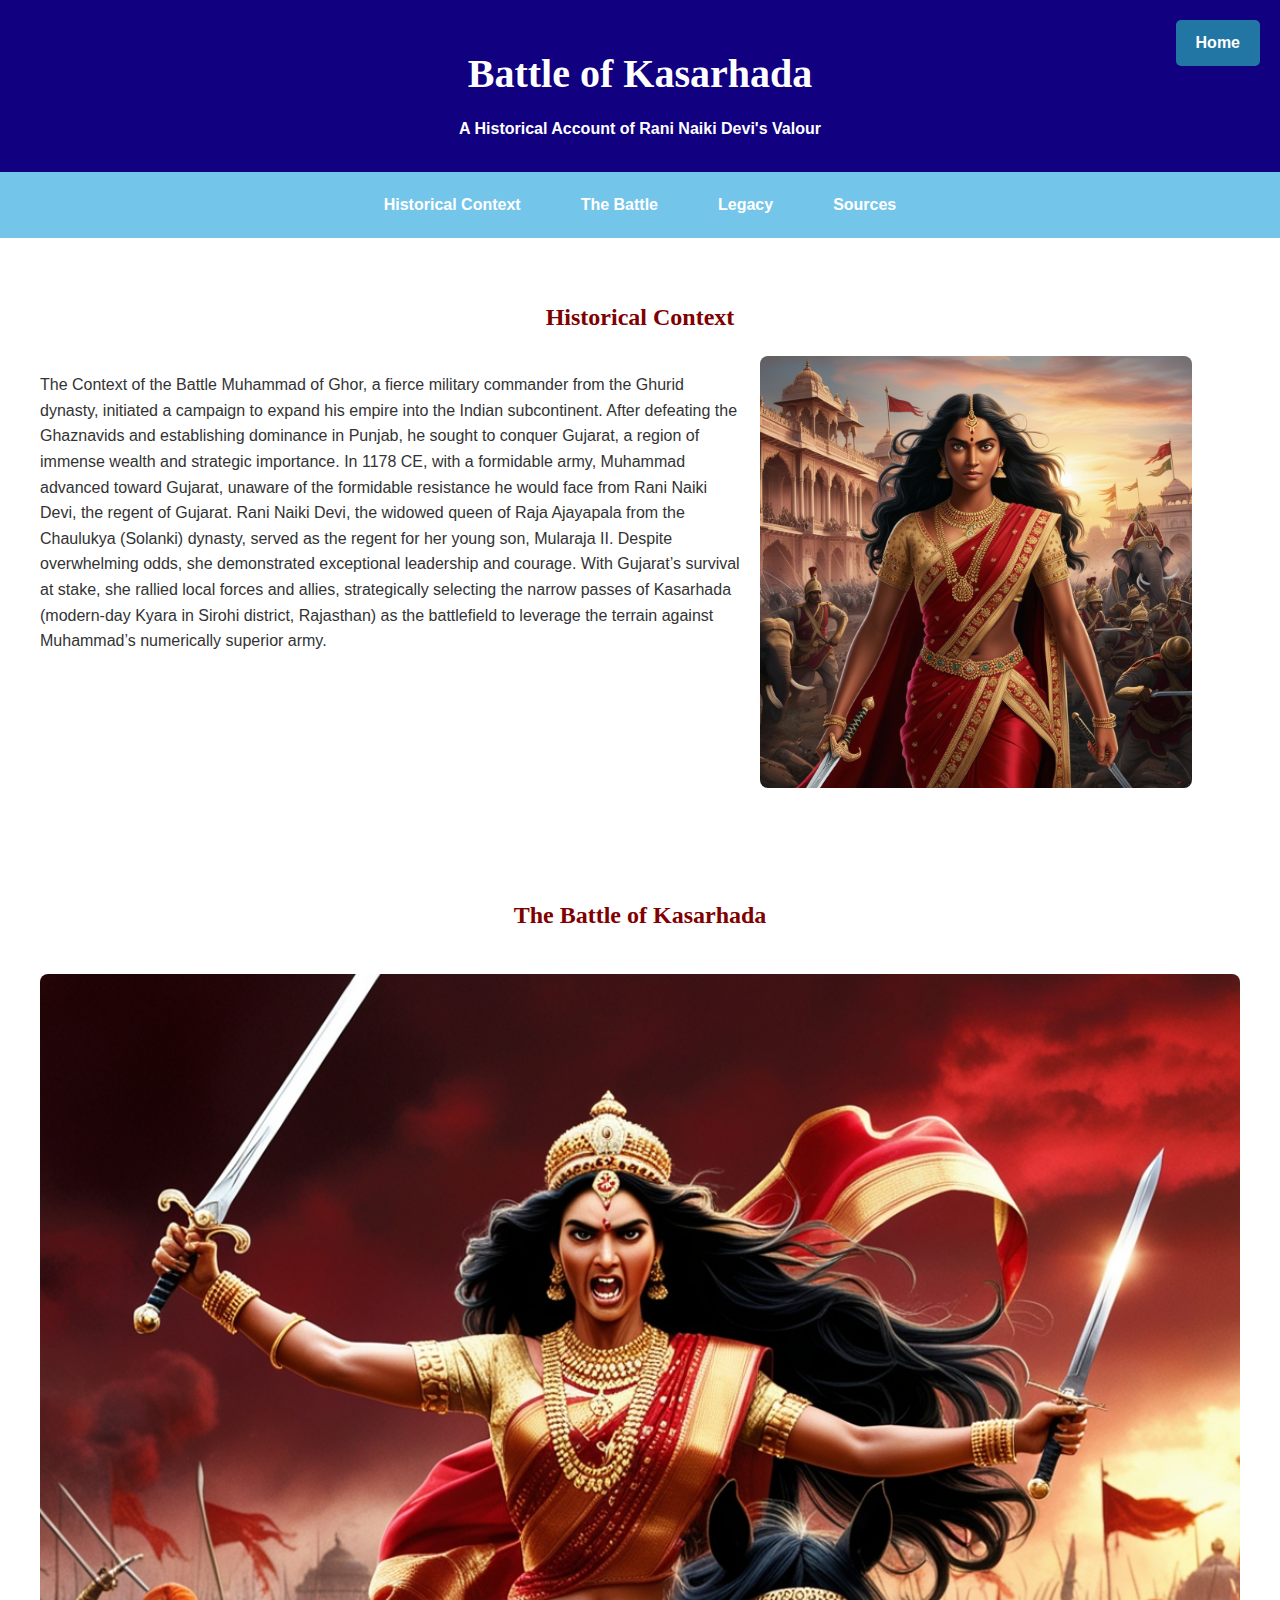
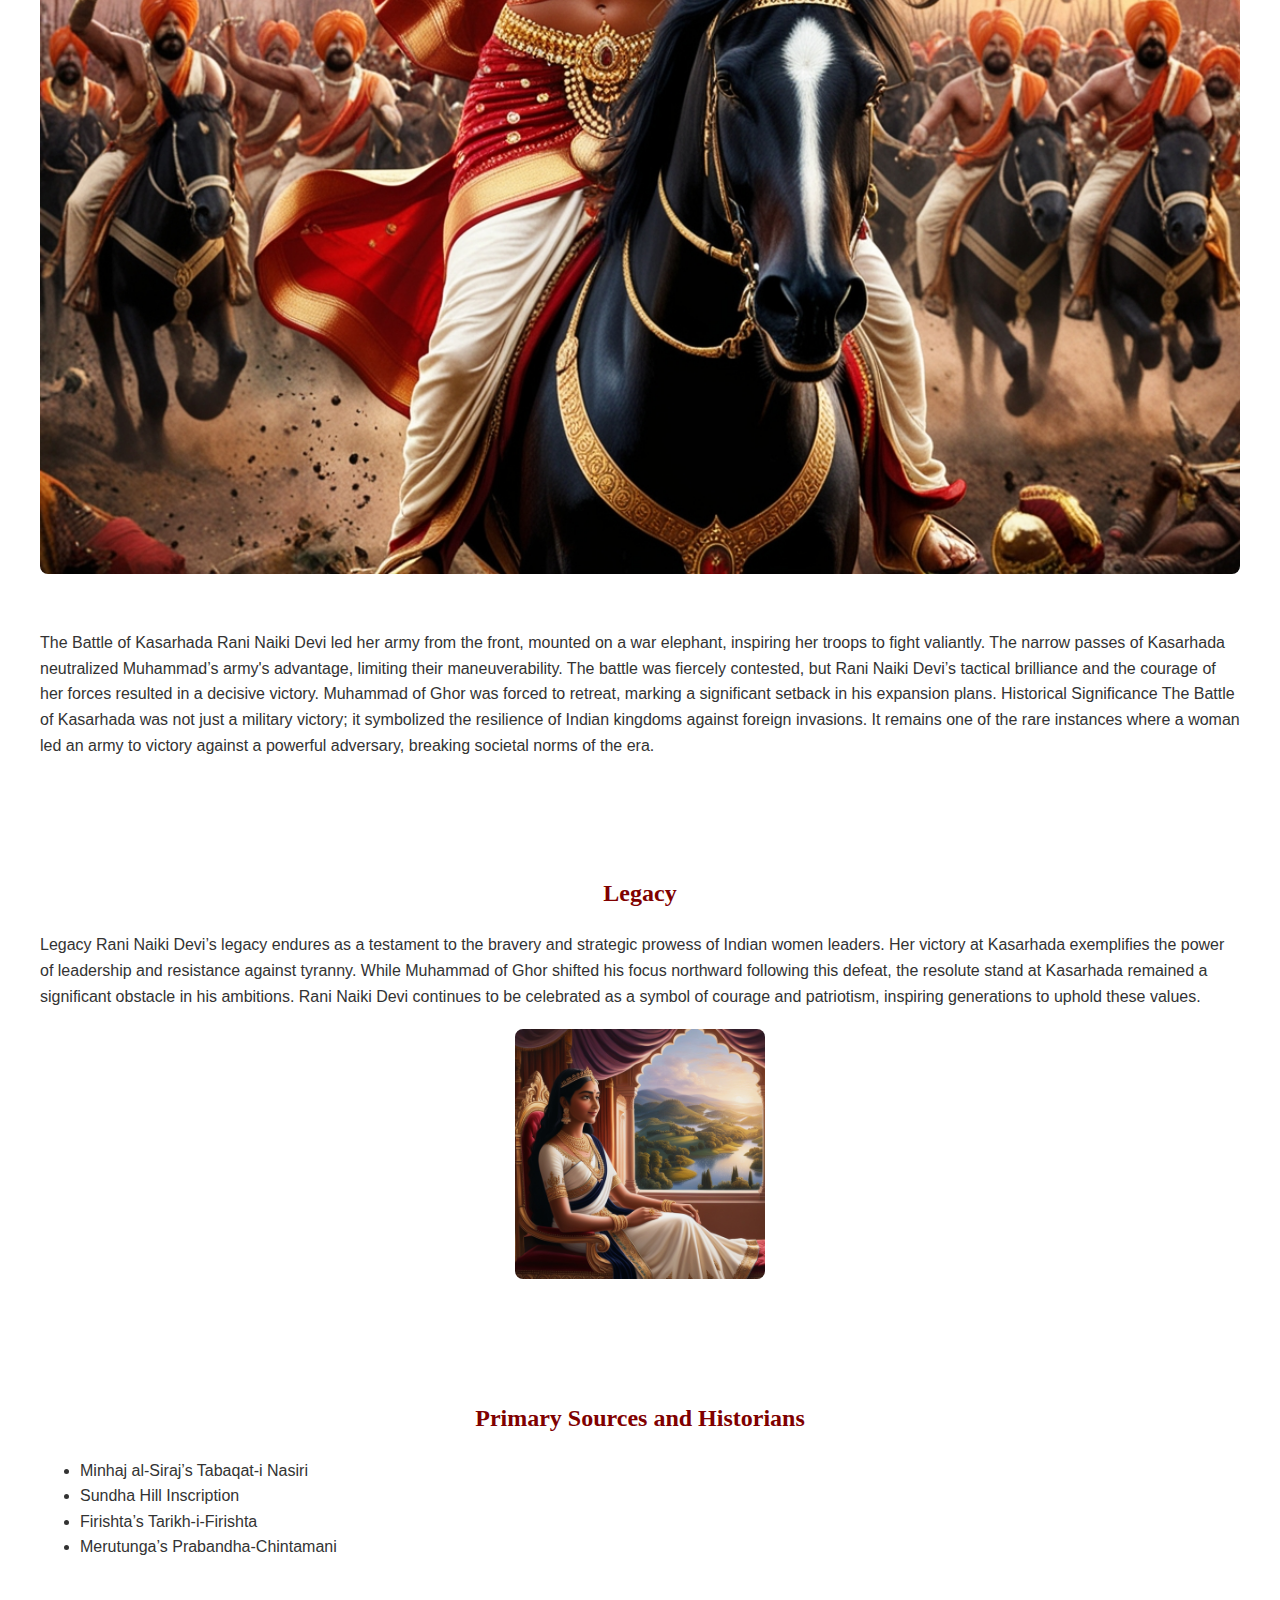
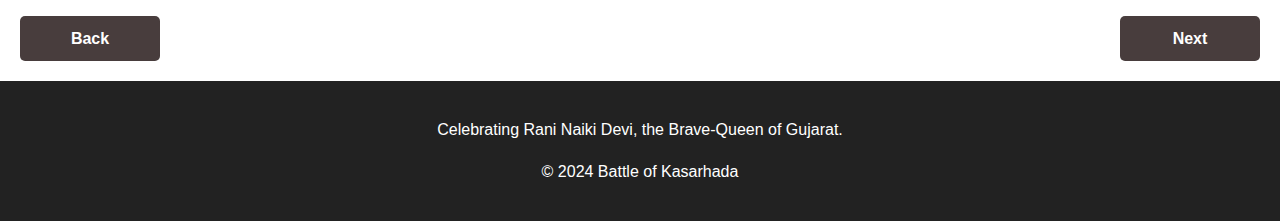
<file: second.html>
<!DOCTYPE html>
<html lang="en">
<head>
  <meta charset="UTF-8">
  <meta name="viewport" content="width=device-width, initial-scale=1.0">
  <title>Battle of Kasarhada</title>
  <link rel="stylesheet" href="second.css">
</head>
<body>
    <a href="index.html" class="home-button">Home</a>
  <!-- Header Section -->
  <header class="hero">
    <div class="hero-text">
      <h1>Battle of Kasarhada</h1>
      <p>A Historical Account of Rani Naiki Devi's Valour</p>
    </div>
  </header>

  <!-- Navigation Bar -->
  <nav class="navbar">
    <ul>
      <li><a href="#context">Historical Context</a></li>
      <li><a href="#battle">The Battle</a></li>
      <li><a href="#legacy">Legacy</a></li>
      <li><a href="#sources">Sources</a></li>
    </ul>
  </nav>

  <!-- Historical Context Section -->
  <section id="context" class="section">
    <h2>Historical Context</h2>
    <div class="content">
      <div class="text">
        <p>
            The Context of the Battle
            Muhammad of Ghor, a fierce military commander from the Ghurid dynasty, initiated a campaign to expand his empire into the Indian subcontinent. After defeating the Ghaznavids and establishing dominance in Punjab, he sought to conquer Gujarat, a region of immense wealth and strategic importance. In 1178 CE, with a formidable army, Muhammad advanced toward Gujarat, unaware of the formidable resistance he would face from Rani Naiki Devi, the regent of Gujarat.
            Rani Naiki Devi, the widowed queen of Raja Ajayapala from the Chaulukya (Solanki) dynasty, served as the regent for her young son, Mularaja II. Despite overwhelming odds, she demonstrated exceptional leadership and courage. With Gujarat’s survival at stake, she rallied local forces and allies, strategically selecting the narrow passes of Kasarhada (modern-day Kyara in Sirohi district, Rajasthan) as the battlefield to leverage the terrain against Muhammad’s numerically superior army.



        </p>
      </div>
      <div class="image">
        <img src="battle-naiki.jpg" alt="Naiki Devi">
      </div>
    </div>
  </section>

  <!-- The Battle Section -->
  <section id="battle" class="section">
    <h2>The Battle of Kasarhada</h2>
    <div class="content">
      <img class="full-width" src="war.jpg" alt="Battle of Kasarhada">
      <div class="text">
        <p>
            The Battle of Kasarhada
            Rani Naiki Devi led her army from the front, mounted on a war elephant, inspiring her troops to fight valiantly. The narrow passes of Kasarhada neutralized Muhammad’s army's advantage, limiting their maneuverability. The battle was fiercely contested, but Rani Naiki Devi’s tactical brilliance and the courage of her forces resulted in a decisive victory. Muhammad of Ghor was forced to retreat, marking a significant setback in his expansion plans.

            Historical Significance
            The Battle of Kasarhada was not just a military victory; it symbolized the resilience of Indian kingdoms against foreign invasions. It remains one of the rare instances where a woman led an army to victory against a powerful adversary, breaking societal norms of the era.
        </p>
      </div>
    </div>
  </section>

  <!-- Legacy Section -->
  <section id="legacy" class="section">
    <h2>Legacy</h2>
    <p>
        Legacy
        Rani Naiki Devi’s legacy endures as a testament to the bravery and strategic prowess of Indian women leaders. Her victory at Kasarhada exemplifies the power of leadership and resistance against tyranny. While Muhammad of Ghor shifted his focus northward following this defeat, the resolute stand at Kasarhada remained a significant obstacle in his ambitions. Rani Naiki Devi continues to be celebrated as a symbol of courage and patriotism, inspiring generations to uphold these values.        
    </p>
    <img src="peace.jpg" alt="Warrior-Queen">
  </section>

  <!-- Sources Section -->
  <section id="sources" class="section">
    <h2>Primary Sources and Historians</h2>
    <ul>
      <li>Minhaj al-Siraj’s Tabaqat-i Nasiri      </li>
      <li>Sundha Hill Inscription </li>
      <li>Firishta’s Tarikh-i-Firishta</li>
      <li> Merutunga’s Prabandha-Chintamani</li>
    </ul>
  </section>

  <div class="bottom-buttons">
    <a href="index.html" class="back-button">Back</a>
    <a href="d2.html" class="next-button">Next</a>
</div>

  <!-- Footer -->
  <footer class="footer">
    <p>Celebrating Rani Naiki Devi, the Brave-Queen of Gujarat.</p>
    <p>&copy; 2024 Battle of Kasarhada</p>
  </footer>

  <script src="second.js"></script>
</body>
</html>
</file>
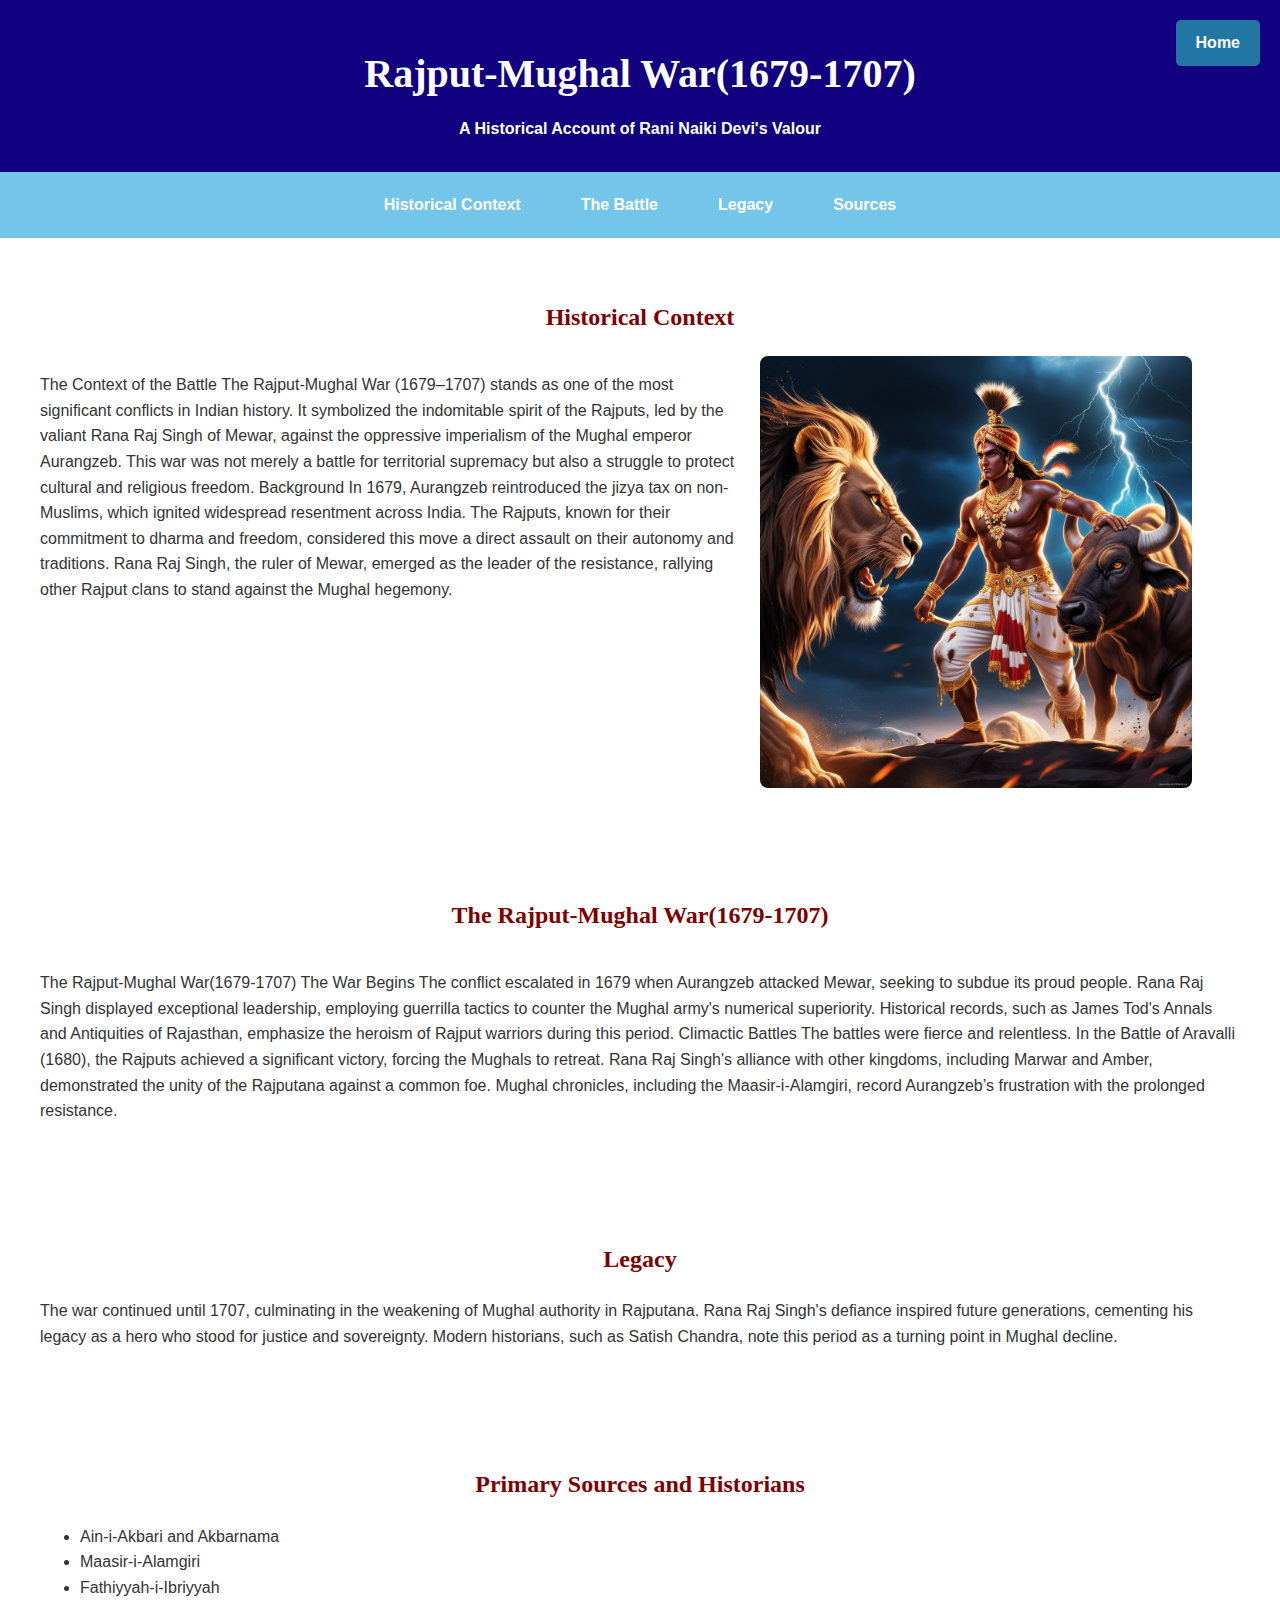
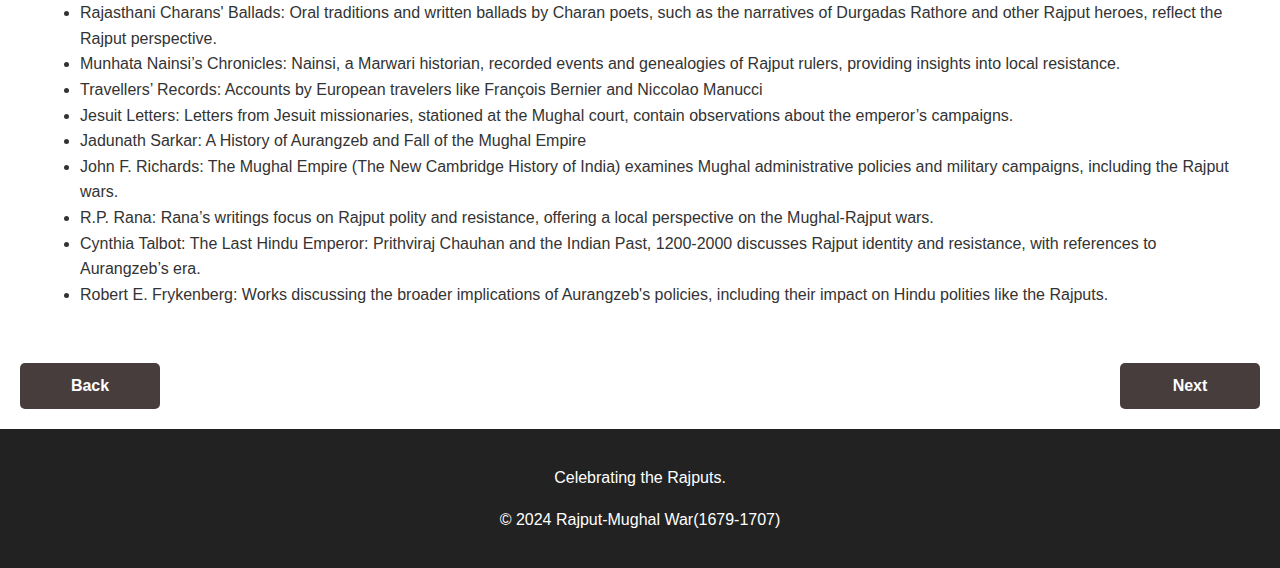
<file: third.html>
<!DOCTYPE html>
<html lang="en">
<head>
  <meta charset="UTF-8">
  <meta name="viewport" content="width=device-width, initial-scale=1.0">
  <title>Rajput-Mughal War(1679-1707)</title>
  <link rel="stylesheet" href="second.css">
</head>
<body>
    <a href="home.html" class="home-button">Home</a>
  <!-- Header Section -->
  <header class="hero">
    <div class="hero-text">
      <h1>Rajput-Mughal War(1679-1707)</h1>
      <p>A Historical Account of Rani Naiki Devi's Valour</p>
    </div>
  </header>

  <!-- Navigation Bar -->
  <nav class="navbar">
    <ul>
      <li><a href="#context">Historical Context</a></li>
      <li><a href="#battle">The Battle</a></li>
      <li><a href="#legacy">Legacy</a></li>
      <li><a href="#sources">Sources</a></li>
    </ul>
  </nav>

  <!-- Historical Context Section -->
  <section id="context" class="section">
    <h2>Historical Context</h2>
    <div class="content">
      <div class="text">
        <p>
            The Context of the Battle
            The Rajput-Mughal War (1679–1707) stands as one of the most significant conflicts in Indian history. It symbolized the indomitable spirit of the Rajputs, led by the valiant Rana Raj Singh of Mewar, against the oppressive imperialism of the Mughal emperor Aurangzeb. This war was not merely a battle for territorial supremacy but also a struggle to protect cultural and religious freedom.

Background
In 1679, Aurangzeb reintroduced the jizya tax on non-Muslims, which ignited widespread resentment across India. The Rajputs, known for their commitment to dharma and freedom, considered this move a direct assault on their autonomy and traditions. Rana Raj Singh, the ruler of Mewar, emerged as the leader of the resistance, rallying other Rajput clans to stand against the Mughal hegemony.





        </p>
      </div>
      <div class="image">
        <img src="Rajput.jpg" alt="Rajput-King">
      </div>
    </div>
  </section>

  <!-- The Battle Section -->
  <section id="battle" class="section">
    <h2>The Rajput-Mughal War(1679-1707)</h2>
    <div class="content">
     
      <div class="text">
        <p>
            The Rajput-Mughal War(1679-1707)
            The War Begins
The conflict escalated in 1679 when Aurangzeb attacked Mewar, seeking to subdue its proud people. Rana Raj Singh displayed exceptional leadership, employing guerrilla tactics to counter the Mughal army's numerical superiority. Historical records, such as James Tod's Annals and Antiquities of Rajasthan, emphasize the heroism of Rajput warriors during this period.

Climactic Battles
The battles were fierce and relentless. In the Battle of Aravalli (1680), the Rajputs achieved a significant victory, forcing the Mughals to retreat. Rana Raj Singh's alliance with other kingdoms, including Marwar and Amber, demonstrated the unity of the Rajputana against a common foe. Mughal chronicles, including the Maasir-i-Alamgiri, record Aurangzeb’s frustration with the prolonged resistance.
      </div>
    </div>
  </section>

  <!-- Legacy Section -->
  <section id="legacy" class="section">
    <h2>Legacy</h2>
    <p>
        The war continued until 1707, culminating in the weakening of Mughal authority in Rajputana. Rana Raj Singh's defiance inspired future generations, cementing his legacy as a hero who stood for justice and sovereignty. Modern historians, such as Satish Chandra, note this period as a turning point in Mughal decline.
  </section>

  <!-- Sources Section -->
  <section id="sources" class="section">
    <h2>Primary Sources and Historians</h2>
    <ul>
      <li>Ain-i-Akbari and Akbarnama</li> 
      <li>Maasir-i-Alamgiri</li> 
      <li>Fathiyyah-i-Ibriyyah</li>

<li>Rajasthani Charans' Ballads: Oral traditions and written ballads by Charan poets, such as the narratives of Durgadas Rathore and other Rajput heroes, reflect the Rajput perspective.</li>
<li>Munhata Nainsi’s Chronicles: Nainsi, a Marwari historian, recorded events and genealogies of Rajput rulers, providing insights into local resistance.</li>

<li>Travellers’ Records: Accounts by European travelers like François Bernier and Niccolao Manucci</li>
<li>Jesuit Letters: Letters from Jesuit missionaries, stationed at the Mughal court, contain observations about the emperor’s campaigns.</li>

<li>Jadunath Sarkar: A History of Aurangzeb and Fall of the Mughal Empire</li>


<li>John F. Richards: The Mughal Empire (The New Cambridge History of India) examines Mughal administrative policies and military campaigns, including the Rajput wars.
</li>

<li>R.P. Rana: Rana’s writings focus on Rajput polity and resistance, offering a local perspective on the Mughal-Rajput wars.</li>
<li>Cynthia Talbot: The Last Hindu Emperor: Prithviraj Chauhan and the Indian Past, 1200-2000 discusses Rajput identity and resistance, with references to Aurangzeb’s era.
</li>

<li>Robert E. Frykenberg: Works discussing the broader implications of Aurangzeb's policies, including their impact on Hindu polities like the Rajputs.
</li>

  
    </ul>
  </section>

  <div class="bottom-buttons">
    <a href="index.html" class="back-button">Back</a>
    <a href="first.html" class="next-button">Next</a>
</div>

  <!-- Footer -->
  <footer class="footer">
    <p>Celebrating the Rajputs.</p>
    <p>&copy; 2024 Rajput-Mughal War(1679-1707)</p>
  </footer>

  <script src="second.js"></script>
</body>
</html>
</file>
<file: home.css>
@import url('https://fonts.googleapis.com/css2?family=Poppins:ital,wght@0,100;0,200;0,300;0,400;0,500;0,600;0,700;0,800;0,900;1,100;1,200;1,300;1,400;1,500;1,600;1,700;1,800;1,900&display=swap');

*{
    margin: 0;
    padding: 0;
    box-sizing: border-box;
    font-family: 'Poppins', sans-serif;
}
.line{
    height: 70px;
    background-color: #000;
    text-align: center;
    color: white;
    padding: 10px;
    display: flex;
    justify-content: space-between;
    align-items: center;
}
.logobar{
    width: 170px;
    padding-top:10px ;
    transition: 6s;
    -webkit-mask-image: linear-gradient(45deg,#000 25%,rgba(0,0,0,.2) 50%,#000 75%);
    mask-image: linear-gradient(45deg,#000 25%,rgba(0,0,0,.2) 50%,#000 75%);
    -webkit-mask-size: 800%;
    mask-size: 800%;
    -webkit-mask-position: 0;
    mask-position: 0;
}
.logobar:hover{
    width: 170px;
    padding-top:10px ;
    transform: scale(1.2);
    transition: mask-position 2s ease,-webkit-mask-position 2s ease;
    -webkit-mask-position: 120%;
    mask-position: 120%;
    opacity: 2;
}
main{
    font-family:Georgia, 'Times New Roman', Times, serif;
    text-shadow: #FC0 1px 0 10px;
    font-size: 30px;
    -webkit-mask-image: linear-gradient(90deg,white 25%,rgba(0,0,0,.2) 50%,#000 75%);
    mask-image: linear-gradient(90deg,white 25%,rgba(0,0,0,.2) 50%,#000 75%);
    -webkit-mask-size: 600%;
    mask-size: 600%;
    -webkit-mask-position: 4;
    mask-position: 4;
    
}
main:hover{
    transition: mask-position 2s ease,-webkit-mask-position 2s ease;
    -webkit-mask-position: 100%;
    mask-position: 100%;
    opacity: 2;
}
header{
    background-color: #ffA500;
    height: 50px;
}
.drop{
    background-color: #ffA500;
}
nav {
    display: flex;
    justify-content: space-around;
    align-items: center;
    padding: 10px;
}
nav a {
    color: #282c3f;
    text-transform: uppercase;
    text-decoration: none;
    position: relative; 
}


nav a::after, nav a.active::after{
    content: "";
    position: absolute;
    background: #fff;
    width: 100%;
    height: .19rem;
    left: 0;
    bottom: -5px;
    transform: scale(0);
    transition: transform 1s;
    transform-origin: bottom right;
}
nav a:hover::after, nav a.active::after{
    transform: scale(1);
    transform-origin: bottom left;
}
nav a.active:visited{
    color: black;
}
.nav{
    display: flex;
    gap: 3.5rem; 
    width: 100%;
    justify-content: center;
    align-items: flex-end;
    position: fixed;
    width: 100%;  
}     

.main{
    width: 100vw;
    height: 80vh;
    position: relative;
    overflow: hidden;
}
.main .list .item{
    width: 180px;
    height: 250px;
    position: absolute;
    left: 80%;
    transform: translateX(1000%);
    left: 80%;
    border-radius: 20px;
    box-shadow: 0 25px 50px rgba(0, 0, 0, 0.3);
    background-position: 50% 50%;
    background-size: cover;
    transition: 1s;
}

.main .list .item:nth-child(1),
.main .list .item:nth-child(2){
    top: 0;
    left: 0;
    transform: translate(0, 0);
    border-radius: 0;
    width: 100%;
    height: 100%;
}
.main .list .item:nth-child(3){
    left: 67%;
}

.main .list .item:nth-child(4){
    left: calc(67% + 200px);
}

.main .list .item:nth-child(5){
    left: calc(67% + 400px);
}
.list .item .content{
    position: absolute;
    top: 50%;
    left: 100px;
    transform: translateY(-50%);
    width: 400px;
    text-align: left;
    color: #fff;
    display: none;
}

.list .item:nth-child(2) .content{
    display: block;
}

.content .title{
    font-size: 100px;
    text-transform: uppercase;
    color: #ffA500;
    font-weight: bold;
    line-height: 1;
    animation: animate 1s ease-in-out 0.3s 1 backwards;
}

.content .hed{
    font-size: 100px;
    text-transform: uppercase;
    font-weight: bold;
    line-height: 1;
    text-shadow: 3px 4px 4px rgba(255, 255, 255, 0.8);
    animation: animate 1s ease-in-out 0.6s 1 backwards;
}

.content .para{
    margin-top: 10px;
    margin-bottom: 20px;
    font-size: 18px;
    margin-left: 5px;
    animation: animate 1s ease-in-out 0.9s 1 backwards;
}

.content .btn{
    margin-left: 5px;
    animation: animate 1s ease-in-out 1.2s 1 backwards;
}

.content .btn button{
    padding: 10px 20px;
   
    cursor: pointer;
    font-size: 16px;
   border: none;
    margin-right: 15px;
   transition: 1s;
}
.content .btn button:hover{
    
    background-color: orange;
    border-radius: 10px;
}





@keyframes animate {
    
    from{
        transform: translate(0, 100px);
        filter: blur(33px);
    }
    to{
        
        transform: translate(0);
        filter: blur(0);
    }
}


.btun{
    position: absolute;
    top: 90%;
    left: 85%;
   
    width: 200px;
    max-width: 30%;
    display: flex;
    gap: 10px;
    align-items: center;
    justify-content: flex-end;
    
    
}

.btun button{
    width: 50px;
    height: 40px;
    background-color:#fff;
    color: black;
    font-size: 16px;
    font-family: monospace;
    font-weight: bold;
    transition: .5s;
    cursor: pointer;
    border-radius: 10px;
}

.btun button:hover{
    background: #ffa500;
    color: #000;
}
.br{
    height: 10px;
    background-color: orange;
}
.container{
	max-width: 1170px;
	margin:auto;
}
.row{
	display: flex;
	flex-wrap: wrap;
}
ul{
	list-style: none;
}
.footer{
	background-color: #24262b;
    padding: 70px 0;
}
.footer-col{
   width: 25%;
   padding: 0 15px;
}
.footer-col h4{
	font-size: 18px;
	color: #ffffff;
	text-transform: capitalize;
	margin-bottom: 35px;
	font-weight: 500;
	position: relative;
}
.footer-col h4::before{
	content: '';
	position: absolute;
	left:0;
	bottom: -10px;
	background-color: #e91e63;
	height: 2px;
	box-sizing: border-box;
	width: 50px;
}


.footer-col ul li a{
	font-size: 16px;
	text-transform: capitalize;
	color: #ffffff;
	text-decoration: none;
	font-weight: 300;
	color: #bbbbbb;
	display: block;
	transition: all 0.3s ease;
}
.footer-col ul li a:hover{
	color: #ffffff;
	padding-left: 8px;
}
.footer-col .social-links a{
	display: inline-block;
	height: 40px;
	width: 40px;
	background-color: rgba(255,255,255,0.2);
	margin:0 10px 10px 0;
	text-align: center;
	line-height: 40px;
	border-radius: 50%;
	color: #ffffff;
	transition: all 0.5s ease;
    flex-direction: row;
}
.footer-col .social-links a:hover{
	color: #24262b;
	background-color: #ffffff;
}
#hed{
    font-size: 20px;
}
</file>
<file: About.css>
body{
    margin:0px;
    padding:0px;
    box-sizing:border-box;
   
}
.header p{
    font-size:20px;
}
.x{
    display:flex;
    width:100%;
    height:100%;
    margin-top:10px;    

}
.desc1{
    padding-left:90px;
    padding-top:30px;
    width:350px;
    height:380px;
    border-radius:15px;
    box-shadow:0px 54px 55px rgba(26, 54, 81, 0.5), rgba(60, 31, 77, 0.5) 0px -12px 30px, rgba(35, 215, 206, 0.50) 0px 4px 6px, rgba(232, 44, 44, 0.40) 0px 12px 13px, rgba(200, 16, 16, 0.2) 0px -3px 5px;
}
.nitin{
    width:260px;
    height:260px;
    border-radius:50%;
    transition: 1s;
    

}

.nitin:hover{
    transform: scale(1.1);
}



.desc2{
    padding-left:90px;
    padding-top:30px;
    width:350px;
    height:380px;
    border-radius:15px;
    box-shadow:0px 54px 55px rgba(26, 54, 81, 0.5), rgba(60, 31, 77, 0.5) 0px -12px 30px, rgba(35, 215, 206, 0.50) 0px 4px 6px, rgba(232, 44, 44, 0.40) 0px 12px 13px, rgba(200, 16, 16, 0.2) 0px -3px 5px;

}
.siddharth{
    width:260px;
    height:260px;
    border-radius:50%;
    transition:1s;
    
}


.siddharth:hover{
    transform:scale(1.1);
}

.i{
   
    display:flex;
    justify-content:space-around;
    margin-top:50px;
    
}
.desc3{
    padding-left:80px;
    padding-top:30px;
    width:350px;
    height:380px;
    border-radius:15px;
    box-shadow:0px 54px 55px rgba(26, 54, 81, 0.5), rgba(60, 31, 77, 0.5) 0px -12px 30px, rgba(35, 215, 206, 0.50) 0px 4px 6px, rgba(232, 44, 44, 0.40) 0px 12px 13px, rgba(200, 16, 16, 0.2) 0px -3px 5px;


}

.desc3 p{
    padding-left:2px;
}
.Dhruv{
    width:260px;
    height:260px;
    border-radius:50%;
    transition:1s;


}


.Dhruv:hover{
    transform: scale(1.1);
}
.header{
    width:100%;
    height:300px;
    background-color:orange;
    text-align:center;
    font-size:30px;
    font-family:Verdana, Geneva, Tahoma, sans-serif;
}

h{
    color:rgb(24, 52, 81);
    text-decoration:underline;
}

#header2{
    color:rgb(24, 52, 81);
    text-decoration:underline;
    text-align:center;
    font-size:40px;
    margin-top:10px;
    
}

.desc1 p{
    font-family: Verdana, Geneva, Tahoma, sans-serif;
    font-size:15px;
}

.desc2 p{
    font-family: Verdana, Geneva, Tahoma, sans-serif;
    font-size:15px;
}

.desc3 p{
    font-family: Verdana, Geneva, Tahoma, sans-serif;
    font-size:15px;
}
</file>
<file: styles.css>
body {
    font-family: 'Merriweather', serif;
    margin: 0;
    padding: 0;
    color: #333;
    line-height: 1.6;
    background-color: #f4f4f4;
}

.header {
    background-color: #2c3e50;
    color: #fff;
    text-align: center;
    padding: 1.5em 0;
}

.header h1 {
    font-size: 2.5em;
    margin: 0;
}

.header p {
    font-size: 1.2em;
    margin: 0.5em 0;
}

.navbar {
    background: #34495e;
    color: #fff;
    padding: 0.5em;
}

.navbar ul {
    list-style: none;
    margin: 0;
    padding: 0;
    display: flex;
    justify-content: center;
}

.navbar ul li {
    margin: 0 1em;
}

.navbar ul li a {
    color: #fff;
    text-decoration: none;
    font-weight: bold;
}

.navbar ul li a:hover {
    text-decoration: underline;
}

main {
    padding: 1.5em;
    background: #fff;
    margin: 1em auto;
    max-width: 800px;
    border-radius: 10px;
    box-shadow: 0 0 10px rgba(0, 0, 0, 0.1);
}

section {
    margin-bottom: 2em;
}

section h2 {
    color: #2c3e50;
    border-bottom: 2px solid #2c3e50;
    padding-bottom: 0.5em;
}

footer {
    text-align: center;
    padding: 1em 0;
    background: #34495e;
    color: #fff;
    margin-top: 1em;
}

footer p {
    margin: 0;
}
</file>
<file: Kasar.css>
/* General Styles */
body {
    font-family: Arial, sans-serif;
    line-height: 1.6;
    margin: 0;
    padding: 0;
    background-color: #f9f9f9;
    color: #333;
}

/* Header */
header {
    background: #0056b3;
    color: #fff;
    padding: 1.5em 0;
    text-align: center;
}

header h1 {
    margin: 0;
    font-size: 2.5em;
}

header p {
    margin-top: 0.5em;
    font-size: 1.2em;
}

/* Navigation Bar */
nav {
    background: #333;
}

nav .container {
    display: flex;
    justify-content: center;
    padding: 0.5em 0;
}

nav a {
    color: #fff;
    text-decoration: none;
    margin: 0 1em;
    padding: 0.5em 1em;
    border-radius: 4px;
    transition: background-color 0.3s;
}

nav a:hover {
    background: #0056b3;
}

/* Main Content */
main {
    padding: 2em;
}

main section {
    margin-bottom: 2em;
    background: #fff;
    padding: 1.5em;
    border-radius: 8px;
    box-shadow: 0 2px 4px rgba(0, 0, 0, 0.1);
}

main section h2 {
    color: #0056b3;
    margin-top: 0;
}

/* Footer */
footer {
    background: #333;
    color: #fff;
    text-align: center;
    padding: 1em 0;
    margin-top: 2em;
}
</file>
<file: list.css>
.png-img{
    width: 20vw;
    height: 245px;
}
body{
    background-image: url("back2.jpg");
}
.name{
    height: 40px;
    width: 150px;
    border: none;
    border: 1px solid;
    border-radius: 20px;
    background-color: transparent;
    font-weight: bold;
    color: white;
    margin-left: 90px;
    margin-top: 20px;
}
.name:hover{
    border: 3px solid;
    cursor: pointer;
}
.container{
    margin-top: 40px;
    display: flex;
    justify-content: center;
    justify-content: space-evenly;
    flex-wrap: wrap;
}
.pngs{
    margin: 10px;
}
#png-4{
    margin-left:300px ;
    padding-right: 90px;
}
#png-4,#png-5{
    display: flex;
    flex-direction: column;
    margin-top: 20px;
   
}
#png-5{
    margin-right: 320px;
}
.inlogo{
    height: 100px;
    width: 100px;   
}
.png-img{
    transition: 1s;
    box-shadow: rgba(0, 0, 0, 0.56) 0px 22px 70px 4px;
    border-radius:10px;
}
.png-img:hover{
    transform: scale(1.1);
}
.retu{
    background-color: transparent;
    height: 30px;
    color: rgb(207, 220, 20);
    border: 2px solid orange;
}
.retu:hover{
    border-radius: 10px;
    cursor: pointer;
    
}
.inlogo{
    -webkit-mask-image: linear-gradient(45deg,black,rgba(0,0,0,.2) 50%,#000 75%);
    mask-image: linear-gradient(45deg,black 25%,rgba(0,0,0,.2) 50%,#000 75%);
    -webkit-mask-size: 600%;
    mask-size: 600%;
    -webkit-mask-position: 4;
    mask-position: 4;
}
.inlogo:hover{
    transition: mask-position 2s ease,-webkit-mask-position 2s ease;
    -webkit-mask-position: 100%;
    mask-position: 100%;
    opacity: 2;
}
</file>
<file: Raj.css>
body {
    font-family: Arial, sans-serif;
    line-height: 1.6;
    margin: 0;
    padding: 0;
    background-color: #f4f4f4;
    color: #333;
}

header {
    background: #333;
    color: #fff;
    padding: 20px 10px;
    text-align: center;
}

header h1 {
    margin: 0;
    font-size: 2.5em;
}

header p {
    margin: 5px 0 10px;
    font-size: 1.2em;
}

nav ul {
    list-style: none;
    padding: 0;
    display: flex;
    justify-content: center;
    margin: 0;
    background: #444;
}

nav ul li {
    margin: 0 15px;
}

nav ul li a {
    color: #fff;
    text-decoration: none;
    font-size: 1em;
    padding: 10px;
    display: inline-block;
}

nav ul li a:hover {
    background: #555;
    border-radius: 5px;
}

main {
    max-width: 800px;
    margin: 20px auto;
    padding: 20px;
    background: #fff;
    border-radius: 5px;
    box-shadow: 0 0 10px rgba(0, 0, 0, 0.1);
}

main section {
    margin-bottom: 20px;
}

main h2 {
    color: #444;
    border-bottom: 2px solid #ccc;
    padding-bottom: 5px;
}

footer {
    background: #333;
    color: #fff;
    text-align: center;
    padding: 10px 0;
    margin-top: 20px;
}

footer p {
    margin: 0;
}
</file>
<file: second.css>
/* General Styles */
body {
    margin: 0;
    font-family: 'Lato', sans-serif;
    line-height: 1.6;
    color: #333;
  }
  
  h1, h2 {
    font-family: 'Playfair Display', serif;
  }
  
  /* Header Section */
  header {
    background-color: rgb(17, 0, 128); /* Dark red for contrast */
    color: white;
    text-align: center;
    padding: 15px 0;
    font-size: 28px;
    font-weight: bold;
}
  
  .hero h1 {
    font-size: 2.5rem;
    margin-bottom: 10px;
  }
  
  .hero p {
    font-size: 1rem;
    margin-top: 0;
  }
  
  /* Navigation Bar */
  .navbar {
    background: rgb(116, 197, 234);
    position: sticky;
    top: 0;
    display: flex;
    justify-content: center;
    padding: 10px 0;
    z-index: 1000;
  }
  
  .navbar ul {
    list-style: none;
    display: flex;
    gap: 20px;
    margin: 0;
    padding: 0;
  }
  
  .navbar li {
    padding: 10px 20px;
  }
  
  .navbar a {
    text-decoration: none;
    color: white;
    font-weight: bold;
  }
  
  .navbar a:hover {
    color: gold;
  }
  
  .home-button {
    position: absolute;
    top: 20px;
    right: 20px;
    padding: 10px 20px;
    background-color: #2176a4;
    color: white;
    text-decoration: none;
    font-weight: bold;
    border-radius: 5px;
}

.home-button:hover {
    background-color: #660000;
}

/* Bottom buttons (Back and Next) fixed at the bottom */
.bottom-buttons {
    left: 0;
    right: 0;
    display: flex;
    justify-content: space-between;
    padding: 0 20px;
    z-index: 10;
}

.back-button, .next-button {
    padding: 10px 20px;
    background-color: #483d3d;
    color: white;
    text-decoration: none;
    font-weight: bold;
    border-radius: 5px;
}

.back-button:hover, .next-button:hover {
    background-color: #660000;
}

/* Optional: Add spacing between Back and Next buttons if needed */
.bottom-buttons a {
    width: 100px;
    text-align: center;
}
  /* Sections */
  .section {
    padding: 40px 20px;
    max-width: 1200px;
    margin: 0 auto;
  }
  
  .section h2 {
    text-align: center;
    color: maroon;
    margin-bottom: 20px;
  }
  
  .content {
    display: flex;
    flex-wrap: wrap;
    gap: 20px;
    align-items: flex-start;
  }
  
  .content .text {
    flex: 1;
    min-width: 300px;
  }
  
  .content .image img {
    max-width: 90%;
    height: auto;
    border-radius: 8px;
  }
  
  .image {
    flex: 1;
    max-width: 40%;
    min-width: 250px;
  }
  
  .full-width {
    width: 100%;               /* Retain full width */
    max-height: none;          /* Remove height restriction */
    object-fit: contain;       /* Ensure the full image is visible without cropping */
    margin: 20px 0;
    border-radius: 8px;        /* Keep rounded corners */
    display: block;            /* Center the image */
  }
  
  
  blockquote {
    font-style: italic;
    text-align: right;
    color: gray;
    margin-top: 20px;
  }
  
  /* Legacy Section Specific */
  #legacy img {
    max-width: 100%;
    max-height: 250px;
    display: block;
    margin: 20px auto;
    border-radius: 8px;
  }
  
  /* Footer */
  .footer {
    background: #222;
    color: white;
    text-align: center;
    padding: 20px;
    margin-top: 20px;
  }
</file>
